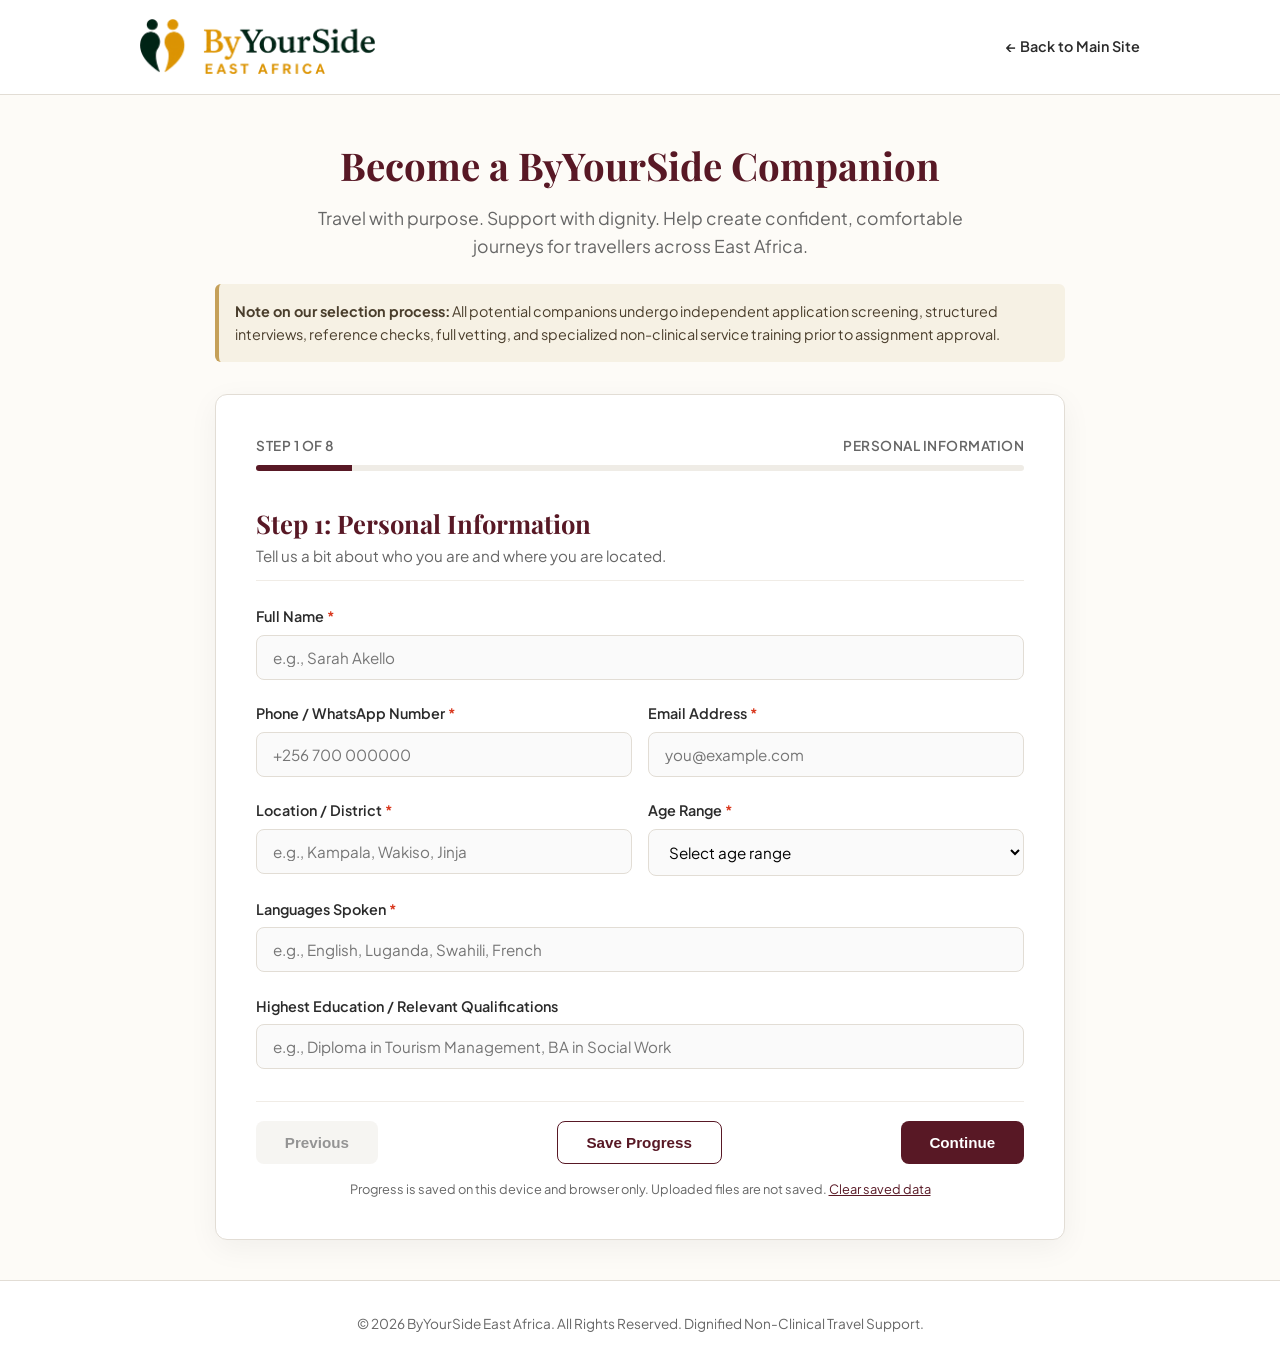
<file: companion-application.html>
<!DOCTYPE html>
<html lang="en">
<head>
    <meta charset="UTF-8">
    <meta name="viewport" content="width=device-width, initial-scale=1.0">
    <title>Become a ByYourSide Companion | ByYourSide East Africa</title>
    <!-- Brand Fonts -->
    <link rel="preconnect" href="https://fonts.googleapis.com">
    <link rel="preconnect" href="https://fonts.gstatic.com" crossorigin>
    <link href="https://fonts.googleapis.com/css2?family=Playfair+Display:ital,wght@0,600;0,700;1,400&family=Plus+Jakarta+Sans:wght@400;500;600;700&display=swap" rel="stylesheet">

    <style>
        /* ==========================================================================
           1. BRAND PALETTE & CSS VARIABLES
           ========================================================================== */
        :root {
            --primary-burgundy: #581825;
            --primary-hover: #40101a;
            --accent-gold: #C5A059;
            --sand-bg: #FDFBF7;
            --card-white: #FFFFFF;
            --text-dark: #2B2B2B;
            --text-muted: #666666;
            --border-color: #E2DDD5;
            --error-red: #D9381E;
            --success-green: #2E7D32;
            --radius: 12px;
            --shadow: 0 8px 30px rgba(0, 0, 0, 0.05);
        }

        /* Reset & Base Styles */
        * {
            box-sizing: border-box;
            margin: 0;
            padding: 0;
        }

        body {
            font-family: 'Plus Jakarta Sans', sans-serif;
            background-color: var(--sand-bg);
            color: var(--text-dark);
            line-height: 1.6;
            display: flex;
            flex-direction: column;
            min-height: 100vh;
        }

        h1, h2, h3, .logo-text {
            font-family: 'Playfair Display', serif;
        }

        /* Header / Brand Navigation */
        .app-header {
            background-color: var(--card-white);
            border-bottom: 1px solid var(--border-color);
            padding: 1.2rem 2rem;
        }

        .header-container {
            max-width: 1000px;
            margin: 0 auto;
            display: flex;
            justify-content: space-between;
            align-items: center;
        }

        .app-logo {
            display: block;
            width: 235px;
            height: auto;
        }

        .btn-back {
            text-decoration: none;
            color: var(--text-dark);
            font-size: 0.9rem;
            font-weight: 600;
            transition: color 0.2s ease;
        }

        .btn-back:hover {
            color: var(--primary-burgundy);
        }

        /* Main Container Layout */
        .main-wrapper {
            flex: 1;
            max-width: 850px;
            width: 90%;
            margin: 2.5rem auto;
        }

        /* Hero Text Card */
        .hero-card {
            text-align: center;
            margin-bottom: 2rem;
        }

        .hero-card h1 {
            font-size: 2.4rem;
            color: var(--primary-burgundy);
            margin-bottom: 0.5rem;
        }

        .tagline {
            font-size: 1.1rem;
            color: var(--text-muted);
            max-width: 650px;
            margin: 0 auto 1.5rem auto;
        }

        .process-notice {
            background-color: rgba(197, 160, 89, 0.12);
            border-left: 4px solid var(--accent-gold);
            padding: 1rem;
            border-radius: 6px;
            font-size: 0.9rem;
            text-align: left;
            color: #4A3E2C;
        }

        /* Multi-Step Card Structure */
        .form-container {
            background: var(--card-white);
            border: 1px solid var(--border-color);
            border-radius: var(--radius);
            padding: 2.5rem;
            box-shadow: var(--shadow);
        }

        /* Progress Bar */
        .progress-bar-wrapper {
            margin-bottom: 2rem;
        }

        .progress-status {
            display: flex;
            justify-content: space-between;
            font-size: 0.85rem;
            font-weight: 600;
            color: var(--text-muted);
            margin-bottom: 0.5rem;
            text-transform: uppercase;
            letter-spacing: 0.5px;
        }

        .progress-track {
            height: 6px;
            background: #EFECE6;
            border-radius: 3px;
            overflow: hidden;
        }

        .progress-fill {
            height: 100%;
            width: 12.5%;
            background-color: var(--primary-burgundy);
            transition: width 0.3s ease;
        }

        /* Step Logic Display */
        .form-step {
            display: none;
        }

        .form-step.active {
            display: block;
        }

        .step-header {
            margin-bottom: 1.5rem;
            border-bottom: 1px solid #F0ECE6;
            padding-bottom: 0.75rem;
        }

        .step-header h2 {
            color: var(--primary-burgundy);
            font-size: 1.6rem;
        }

        .step-header p {
            font-size: 0.95rem;
            color: var(--text-muted);
        }

        /* Form Inputs & Grids */
        .form-group {
            margin-bottom: 1.4rem;
            display: flex;
            flex-direction: column;
        }

        .form-grid-2 {
            display: grid;
            grid-template-columns: 1fr 1fr;
            gap: 1rem;
        }

        .form-grid-3 {
            display: grid;
            grid-template-columns: 1fr 1fr 1fr;
            gap: 1rem;
        }

        label {
            font-weight: 600;
            font-size: 0.9rem;
            margin-bottom: 0.4rem;
        }

        .req {
            color: var(--error-red);
        }

        input[type="text"],
        input[type="tel"],
        input[type="email"],
        input[type="file"],
        select,
        textarea {
            width: 100%;
            padding: 0.75rem 1rem;
            border: 1px solid var(--border-color);
            border-radius: 8px;
            font-family: inherit;
            font-size: 0.95rem;
            background-color: #FAFAFA;
            transition: border-color 0.2s;
        }

        input:focus, select:focus, textarea:focus {
            outline: none;
            border-color: var(--primary-burgundy);
            background-color: #FFF;
        }

        textarea {
            resize: vertical;
        }

        /* Checkbox Cards & Stacks */
        .checkbox-grid {
            display: grid;
            grid-template-columns: repeat(auto-fit, minmax(240px, 1fr));
            gap: 0.75rem;
        }

        .checkbox-stack {
            display: flex;
            flex-direction: column;
            gap: 0.75rem;
        }

        .checkbox-card {
            display: flex;
            align-items: center;
            gap: 0.6rem;
            border: 1px solid var(--border-color);
            padding: 0.75rem 1rem;
            border-radius: 8px;
            cursor: pointer;
            font-weight: 500;
            font-size: 0.9rem;
            background-color: #FAFAFA;
        }

        .checkbox-card:hover {
            border-color: var(--accent-gold);
            background-color: #FFF;
        }

        .checkbox-card input[type="checkbox"] {
            width: 16px;
            height: 16px;
            accent-color: var(--primary-burgundy);
        }

        .reference-block {
            background-color: #FAFAFA;
            border: 1px solid var(--border-color);
            padding: 1.2rem;
            border-radius: 8px;
            margin-bottom: 1.2rem;
        }

        .reference-block h3 {
            font-size: 1.1rem;
            color: var(--primary-burgundy);
            margin-bottom: 0.8rem;
        }

        /* Validation UI */
        .error-msg, .error-msg-checkbox {
            color: var(--error-red);
            font-size: 0.8rem;
            margin-top: 0.3rem;
            display: none;
        }

        .invalid input, .invalid select, .invalid textarea {
            border-color: var(--error-red);
        }

        .invalid .error-msg, .invalid .error-msg-checkbox {
            display: block;
        }

        .help-text {
            font-size: 0.8rem;
            color: var(--text-muted);
            margin-top: 0.2rem;
        }

        .security-note {
            font-size: 0.85rem;
            background-color: #F4F6F8;
            padding: 0.8rem 1rem;
            border-radius: 6px;
            color: var(--text-muted);
        }

        .declaration-card {
            background-color: #FAF8F5;
            border: 1px dashed var(--accent-gold);
            padding: 1.2rem;
            border-radius: 8px;
            font-style: italic;
            font-size: 0.95rem;
            margin-bottom: 1.2rem;
        }

        .checkbox-single {
            flex-direction: row;
            align-items: flex-start;
        }

        .checkbox-label {
            display: flex;
            gap: 0.6rem;
            font-weight: 500;
            font-size: 0.9rem;
            cursor: pointer;
        }

        .checkbox-label input {
            margin-top: 0.2rem;
            accent-color: var(--primary-burgundy);
        }

        /* Action Buttons */
        .form-actions {
            display: flex;
            justify-content: space-between;
            margin-top: 2rem;
            padding-top: 1.2rem;
            border-top: 1px solid #F0ECE6;
        }

        .btn {
            padding: 0.75rem 1.8rem;
            border-radius: 8px;
            font-weight: 600;
            font-size: 0.95rem;
            cursor: pointer;
            border: none;
            transition: all 0.2s ease;
        }

        .btn-primary {
            background-color: var(--primary-burgundy);
            color: #FFF;
        }

        .btn-primary:hover {
            background-color: var(--primary-hover);
        }

        .btn-secondary {
            background-color: #EFECE6;
            color: var(--text-dark);
        }

        .btn-secondary:hover {
            background-color: #E2DDD5;
        }

        .btn-secondary:disabled {
            opacity: 0.5;
            cursor: not-allowed;
        }

        .btn-save {
            background-color: transparent;
            color: var(--primary-burgundy);
            border: 1.5px solid var(--primary-burgundy);
        }

        .btn-save:hover {
            background-color: rgba(88, 24, 37, 0.06);
        }

        .form-actions {
            flex-wrap: wrap;
            gap: 0.75rem;
        }

        .save-note {
            font-size: 0.8rem;
            color: var(--text-muted);
            margin-top: 0.9rem;
            text-align: center;
        }

        .save-note a {
            color: var(--primary-burgundy);
            cursor: pointer;
            text-decoration: underline;
        }

        .draft-banner {
            display: none;
            background: rgba(46, 125, 50, 0.08);
            border-left: 4px solid var(--success-green);
            padding: 0.8rem 1rem;
            border-radius: 6px;
            font-size: 0.9rem;
            margin-bottom: 1.5rem;
        }

        .toast {
            position: fixed;
            left: 50%;
            bottom: 24px;
            transform: translateX(-50%) translateY(20px);
            background: var(--success-green);
            color: #FFF;
            padding: 0.7rem 1.2rem;
            border-radius: 8px;
            font-size: 0.9rem;
            font-weight: 600;
            opacity: 0;
            pointer-events: none;
            transition: all 0.3s ease;
            z-index: 1000;
            max-width: 90%;
            text-align: center;
        }

        .toast.show {
            opacity: 1;
            transform: translateX(-50%) translateY(0);
        }

        .btn-submit {
            background-color: var(--accent-gold);
            color: #FFF;
        }

        .btn-submit:hover {
            background-color: #b08d4b;
        }

        /* Success Screen */
        .success-screen {
            text-align: center;
            padding: 2rem 1rem;
        }

        .success-icon {
            width: 60px;
            height: 60px;
            background-color: rgba(46, 125, 50, 0.1);
            color: var(--success-green);
            font-size: 2rem;
            border-radius: 50%;
            display: flex;
            align-items: center;
            justify-content: center;
            margin: 0 auto 1rem auto;
        }

        .success-screen h2 {
            color: var(--primary-burgundy);
            font-size: 2rem;
            margin-bottom: 0.5rem;
        }

        .app-id-box {
            background-color: #FAF8F5;
            border: 1px solid var(--accent-gold);
            padding: 1rem;
            border-radius: 8px;
            display: inline-block;
            margin: 1.5rem 0;
        }

        .app-id-box span {
            display: block;
            font-size: 0.85rem;
            color: var(--text-muted);
        }

        .app-id-box strong {
            font-size: 1.4rem;
            color: var(--primary-burgundy);
            letter-spacing: 1px;
        }

        .sub-text {
            font-size: 0.85rem;
            color: var(--text-muted);
            margin-bottom: 1.5rem;
        }

        /* Footer */
        .app-footer {
            text-align: center;
            padding: 2rem;
            font-size: 0.85rem;
            color: var(--text-muted);
            border-top: 1px solid var(--border-color);
            background-color: var(--card-white);
        }

        /* Responsive Query */
        @media (max-width: 768px) {
            .form-grid-2, .form-grid-3 {
                grid-template-columns: 1fr;
            }
            .form-container {
                padding: 1.5rem;
            }
            .hero-card h1 {
                font-size: 1.8rem;
            }
            .header-container {
                flex-direction: column;
                gap: 0.5rem;
                align-items: flex-start;
            }
            .app-logo {
                width: 210px;
            }
        }
    </style>
</head>
<body>

    <!-- Header / Brand Bar -->
    <header class="app-header">
        <div class="header-container">
            <a href="index.html" class="brand-logo">
                <img class="app-logo" src="assets/byyourside-logo-color.png" alt="ByYourSide East Africa">
            </a>
            <a href="index.html" class="btn-back">&larr; Back to Main Site</a>
        </div>
    </header>

    <main class="main-wrapper">
        <!-- Hero Section -->
        <section class="hero-card">
            <h1>Become a ByYourSide Companion</h1>
            <p class="tagline">Travel with purpose. Support with dignity. Help create confident, comfortable journeys for travellers across East Africa.</p>
            <div class="process-notice">
                <p><strong>Note on our selection process:</strong> All potential companions undergo independent application screening, structured interviews, reference checks, full vetting, and specialized non-clinical service training prior to assignment approval.</p>
            </div>
        </section>

        <!-- Application Container -->
        <div class="form-container">
            <!-- Progress Bar -->
            <div class="progress-bar-wrapper">
                <div class="progress-status">
                    <span>Step <span id="current-step-num">1</span> of 8</span>
                    <span id="step-title-display">Personal Information</span>
                </div>
                <div class="progress-track">
                    <div class="progress-fill" id="progress-fill"></div>
                </div>
            </div>

            <div id="draft-banner" class="draft-banner">
                Welcome back! We restored your saved progress. Please re-attach your documents on Step 7, as files cannot be saved.
            </div>

            <!-- Form Start -->
                <form id="companionForm" novalidate>
                    <input type="text" name="_honey" style="display:none" tabindex="-1" autocomplete="off">
                
                <!-- STEP 1: Personal Information -->
                <div class="form-step active" data-step="1">
                    <div class="step-header">
                        <h2>Step 1: Personal Information</h2>
                        <p>Tell us a bit about who you are and where you are located.</p>
                    </div>

                    <div class="form-group">
                        <label for="fullName">Full Name <span class="req">*</span></label>
                        <input type="text" id="fullName" name="fullName" required placeholder="e.g., Sarah Akello">
                        <span class="error-msg">Please enter your full name.</span>
                    </div>

                    <div class="form-grid-2">
                        <div class="form-group">
                            <label for="phone">Phone / WhatsApp Number <span class="req">*</span></label>
                            <input type="tel" id="phone" name="phone" required placeholder="+256 700 000000">
                            <span class="error-msg">Valid contact number required.</span>
                        </div>
                        <div class="form-group">
                            <label for="email">Email Address <span class="req">*</span></label>
                            <input type="email" id="email" name="email" required placeholder="you@example.com">
                            <span class="error-msg">Valid email address required.</span>
                        </div>
                    </div>

                    <div class="form-grid-2">
                        <div class="form-group">
                            <label for="location">Location / District <span class="req">*</span></label>
                            <input type="text" id="location" name="location" required placeholder="e.g., Kampala, Wakiso, Jinja">
                            <span class="error-msg">Please specify your primary location.</span>
                        </div>
                        <div class="form-group">
                            <label for="ageRange">Age Range <span class="req">*</span></label>
                            <select id="ageRange" name="ageRange" required>
                                <option value="" disabled selected>Select age range</option>
                                <option value="21-29">21 – 29</option>
                                <option value="30-39">30 – 39</option>
                                <option value="40-49">40 – 49</option>
                                <option value="50+">50+</option>
                            </select>
                            <span class="error-msg">Please select an age range.</span>
                        </div>
                    </div>

                    <div class="form-group">
                        <label for="languages">Languages Spoken <span class="req">*</span></label>
                        <input type="text" id="languages" name="languages" required placeholder="e.g., English, Luganda, Swahili, French">
                        <span class="error-msg">Please specify languages spoken.</span>
                    </div>

                    <div class="form-group">
                        <label for="education">Highest Education / Relevant Qualifications</label>
                        <input type="text" id="education" name="education" placeholder="e.g., Diploma in Tourism Management, BA in Social Work">
                    </div>
                </div>

                <!-- STEP 2: Experience & Background -->
                <div class="form-step" data-step="2">
                    <div class="step-header">
                        <h2>Step 2: Experience & Background</h2>
                        <p>Provide details on your professional background and relevant skillsets.</p>
                    </div>

                    <div class="form-group">
                        <label for="professionalBackground">Professional / Work Background <span class="req">*</span></label>
                        <textarea id="professionalBackground" name="professionalBackground" rows="3" required placeholder="Briefly describe your career history to date..."></textarea>
                        <span class="error-msg">Please summarize your professional background.</span>
                    </div>

                    <div class="form-group">
                        <label for="tourismExperience">Tourism, Hospitality, or Guiding Experience</label>
                        <textarea id="tourismExperience" name="tourismExperience" rows="2" placeholder="Describe any relevant experience in hospitality, travel, or tours..."></textarea>
                    </div>

                    <div class="form-group">
                        <label for="caregivingExperience">Caregiving, Personal Assistance, or Volunteer Support Experience</label>
                        <textarea id="caregivingExperience" name="caregivingExperience" rows="2" placeholder="Detail any non-clinical care or support roles you have held..."></textarea>
                    </div>

                    <div class="form-group">
                        <label for="relevantSkills">Relevant Core Skills <span class="req">*</span></label>
                        <input type="text" id="relevantSkills" name="relevantSkills" required placeholder="e.g., Problem-solving, active listening, mobility assistance, schedule management">
                        <span class="error-msg">Please list your relevant skills.</span>
                    </div>

                    <div class="form-grid-3">
                        <div class="form-group">
                            <label for="drivingExperience">Valid Driving License?</label>
                            <select id="drivingExperience" name="drivingExperience">
                                <option value="No">No</option>
                                <option value="Yes (Manual & Automatic)">Yes (Manual & Automatic)</option>
                                <option value="Yes (Automatic Only)">Yes (Automatic Only)</option>
                            </select>
                        </div>
                        <div class="form-group">
                            <label for="firstAid">Valid First Aid Training?</label>
                            <select id="firstAid" name="firstAid">
                                <option value="No">No</option>
                                <option value="Yes (Current)">Yes (Current)</option>
                                <option value="Yes (Expired)">Yes (Expired)</option>
                            </select>
                        </div>
                        <div class="form-group">
                            <label for="otherCertifications">Other Certifications</label>
                            <input type="text" id="otherCertifications" name="otherCertifications" placeholder="e.g., Customer Care, Safeguarding">
                        </div>
                    </div>
                </div>

                <!-- STEP 3: Companion Experience -->
                <div class="form-step" data-step="3">
                    <div class="step-header">
                        <h2>Step 3: Companion Experience & Services</h2>
                        <p>Help us understand who you have experience supporting and what non-clinical services you are comfortable providing.</p>
                    </div>

                    <div class="form-group">
                        <label>Have you had experience supporting the following? (Select all that apply) <span class="req">*</span></label>
                        <div class="checkbox-grid">
                            <label class="checkbox-card"><input type="checkbox" name="companionExp" value="Elderly travellers"> Elderly travellers</label>
                            <label class="checkbox-card"><input type="checkbox" name="companionExp" value="Wheelchair users / Mobility support"> Wheelchair users / Mobility support</label>
                            <label class="checkbox-card"><input type="checkbox" name="companionExp" value="Children & Youth"> Children & Youth</label>
                            <label class="checkbox-card"><input type="checkbox" name="companionExp" value="Families"> Families</label>
                            <label class="checkbox-card"><input type="checkbox" name="companionExp" value="Solo travellers"> Solo travellers</label>
                            <label class="checkbox-card"><input type="checkbox" name="companionExp" value="General personal assistance"> General personal assistance</label>
                        </div>
                        <span class="error-msg-checkbox">Select at least one experience type.</span>
                    </div>

                    <div class="form-group">
                        <label>What types of assistance are you comfortable providing? (Select all that apply) <span class="req">*</span></label>
                        <div class="checkbox-grid">
                            <label class="checkbox-card"><input type="checkbox" name="assistanceTypes" value="Airport assistance"> Airport navigation & check-in</label>
                            <label class="checkbox-card"><input type="checkbox" name="assistanceTypes" value="Hotel check-in support"> Hotel check-in & orientation</label>
                            <label class="checkbox-card"><input type="checkbox" name="assistanceTypes" value="Walking & mobility assistance"> Walking & mobility support</label>
                            <label class="checkbox-card"><input type="checkbox" name="assistanceTypes" value="Luggages & belongings"> Luggage & belongings management</label>
                            <label class="checkbox-card"><input type="checkbox" name="assistanceTypes" value="Meal assistance"> Mealtime companionship/assistance</label>
                            <label class="checkbox-card"><input type="checkbox" name="assistanceTypes" value="Shopping & errands"> Shopping & local errands</label>
                            <label class="checkbox-card"><input type="checkbox" name="assistanceTypes" value="Activity accompaniment"> Excursion & activity accompaniment</label>
                            <label class="checkbox-card"><input type="checkbox" name="assistanceTypes" value="General companionship"> Conversational & general companionship</label>
                            <label class="checkbox-card"><input type="checkbox" name="assistanceTypes" value="Agreed non-clinical personal hygiene"> Agreed non-clinical personal hygiene</label>
                        </div>
                        <span class="error-msg-checkbox">Select at least one assistance type.</span>
                    </div>

                    <div class="security-note">
                        <small><em>Note: ByYourSide East Africa is a non-clinical service agency. Companions do not perform clinical nursing or medical tasks.</em></small>
                    </div>
                </div>

                <!-- STEP 4: Availability -->
                <div class="form-step" data-step="4">
                    <div class="step-header">
                        <h2>Step 4: Travel & Availability</h2>
                        <p>Let us know your current schedule and willingness to travel.</p>
                    </div>

                    <div class="form-grid-2">
                        <div class="form-group">
                            <label for="assignmentType">Preferred Assignment Duration <span class="req">*</span></label>
                            <select id="assignmentType" name="assignmentType" required>
                                <option value="" disabled selected>Select option</option>
                                <option value="Day Assignments Only">Day Assignments Only</option>
                                <option value="Multi-Day Assignments Only">Multi-Day Assignments Only</option>
                                <option value="Both Day and Multi-Day">Both Day and Multi-Day Assignments</option>
                            </select>
                            <span class="error-msg">Please select an assignment preference.</span>
                        </div>
                        <div class="form-group">
                            <label for="noticePeriod">Minimum Notice Period Needed <span class="req">*</span></label>
                            <select id="noticePeriod" name="noticePeriod" required>
                                <option value="" disabled selected>Select notice time</option>
                                <option value="Immediate (24 hours)">Immediate (Within 24 hours)</option>
                                <option value="2-3 Days">2–3 Days</option>
                                <option value="1 Week">1 Week</option>
                                <option value="2+ Weeks">2+ Weeks</option>
                            </select>
                            <span class="error-msg">Please specify your required notice period.</span>
                        </div>
                    </div>

                    <div class="form-group">
                        <label>Geographic Travel Availability <span class="req">*</span></label>
                        <div class="checkbox-stack">
                            <label class="checkbox-card"><input type="checkbox" name="travelScope" value="Home District Only"> Travel within my home district only</label>
                            <label class="checkbox-card"><input type="checkbox" name="travelScope" value="Across Uganda"> Willing to travel across Uganda</label>
                            <label class="checkbox-card"><input type="checkbox" name="travelScope" value="Across East Africa"> Willing to travel across East Africa (Regionally)</label>
                        </div>
                        <span class="error-msg-checkbox">Please select at least one travel option.</span>
                    </div>
                </div>

                <!-- STEP 5: Personality & Motivation -->
                <div class="form-step" data-step="5">
                    <div class="step-header">
                        <h2>Step 5: Motivation & Scenario Responses</h2>
                        <p>Help us understand your values, empathy, and approach to client care.</p>
                    </div>

                    <div class="form-group">
                        <label for="motivation">Why do you want to become a ByYourSide Companion? <span class="req">*</span></label>
                        <textarea id="motivation" name="motivation" rows="3" required placeholder="Share what draws you to this role..."></textarea>
                        <span class="error-msg">Please complete this response.</span>
                    </div>

                    <div class="form-group">
                        <label for="carePhilosophy">What does excellent care and companionship mean to you? <span class="req">*</span></label>
                        <textarea id="carePhilosophy" name="carePhilosophy" rows="3" required placeholder="Describe your philosophy on hospitality and personal support..."></textarea>
                        <span class="error-msg">Please complete this response.</span>
                    </div>

                    <div class="form-group">
                        <label for="scenarioResponse">How would you handle a traveller who is anxious, frustrated, or uncomfortable? <span class="req">*</span></label>
                        <textarea id="scenarioResponse" name="scenarioResponse" rows="3" required placeholder="Walk us through your approach..."></textarea>
                        <span class="error-msg">Please complete this response.</span>
                    </div>

                    <div class="form-group">
                        <label for="pastStory">Tell us about a time you helped someone who needed extra support. <span class="req">*</span></label>
                        <textarea id="pastStory" name="pastStory" rows="3" required placeholder="Describe a real experience highlighting your empathy and problem-solving..."></textarea>
                        <span class="error-msg">Please complete this response.</span>
                    </div>
                </div>

                <!-- STEP 6: References -->
                <div class="form-step" data-step="6">
                    <div class="step-header">
                        <h2>Step 6: References</h2>
                        <p>Provide contact details for two professional or character references.</p>
                    </div>

                    <div class="reference-block">
                        <h3>Reference 1</h3>
                        <div class="form-grid-2">
                            <div class="form-group">
                                <label for="ref1Name">Full Name <span class="req">*</span></label>
                                <input type="text" id="ref1Name" name="ref1Name" required>
                                <span class="error-msg">Required field.</span>
                            </div>
                            <div class="form-group">
                                <label for="ref1Rel">Relationship / Role <span class="req">*</span></label>
                                <input type="text" id="ref1Rel" name="ref1Rel" placeholder="e.g., Former Manager" required>
                                <span class="error-msg">Required field.</span>
                            </div>
                        </div>
                        <div class="form-grid-2">
                            <div class="form-group">
                                <label for="ref1Phone">Phone Number <span class="req">*</span></label>
                                <input type="tel" id="ref1Phone" name="ref1Phone" required>
                                <span class="error-msg">Required field.</span>
                            </div>
                            <div class="form-group">
                                <label for="ref1Email">Email Address</label>
                                <input type="email" id="ref1Email" name="ref1Email">
                            </div>
                        </div>
                    </div>

                    <div class="reference-block">
                        <h3>Reference 2</h3>
                        <div class="form-grid-2">
                            <div class="form-group">
                                <label for="ref2Name">Full Name <span class="req">*</span></label>
                                <input type="text" id="ref2Name" name="ref2Name" required>
                                <span class="error-msg">Required field.</span>
                            </div>
                            <div class="form-group">
                                <label for="ref2Rel">Relationship / Role <span class="req">*</span></label>
                                <input type="text" id="ref2Rel" name="ref2Rel" placeholder="e.g., Senior Colleague" required>
                                <span class="error-msg">Required field.</span>
                            </div>
                        </div>
                        <div class="form-grid-2">
                            <div class="form-group">
                                <label for="ref2Phone">Phone Number <span class="req">*</span></label>
                                <input type="tel" id="ref2Phone" name="ref2Phone" required>
                                <span class="error-msg">Required field.</span>
                            </div>
                            <div class="form-group">
                                <label for="ref2Email">Email Address</label>
                                <input type="email" id="ref2Email" name="ref2Email">
                            </div>
                        </div>
                    </div>
                </div>

                <!-- STEP 7: Documents -->
                <div class="form-step" data-step="7">
                    <div class="step-header">
                        <h2>Step 7: Supporting Documents</h2>
                        <p>Attach your CV and relevant training certificates (PDF, DOCX, JPG, PNG, combined size under 10MB).</p>
                    </div>

                    <div class="form-group">
                        <label for="cvFile">Curriculum Vitae (CV) / Resume <span class="req">*</span></label>
                        <input type="file" id="cvFile" name="cvFile" accept=".pdf,.doc,.docx" required>
                        <span class="error-msg">Please upload your CV (PDF or DOCX).</span>
                    </div>

                    <div class="form-group">
                        <label for="certFiles">Certificates or Supporting Documents (Optional)</label>
                        <input type="file" id="certFiles" name="certFiles" accept=".pdf,.doc,.docx,.jpg,.png" multiple>
                        <small class="help-text">You may select multiple files for First Aid, training, or character letters.</small>
                    </div>

                    <div class="security-note">
                        <p><strong>Privacy Guarantee:</strong> We do not ask for identity cards, passports, or financial credentials at this preliminary stage. Documents provided are strictly used for recruitment vetting.</p>
                    </div>
                </div>

                <!-- STEP 8: Declaration -->
                <div class="form-step" data-step="8">
                    <div class="step-header">
                        <h2>Step 8: Final Declaration</h2>
                        <p>Please review and confirm your submission details.</p>
                    </div>

                    <div class="declaration-card">
                        <p>“I confirm that the information provided in this application is accurate to the best of my knowledge. I understand that submitting this application does not guarantee selection and that shortlisted applicants may be required to complete interviews, reference checks, full background vetting, and training before approval.”</p>
                    </div>

                    <div class="form-group checkbox-single">
                        <label class="checkbox-label">
                            <input type="checkbox" id="consent" name="consent" required>
                            <span>I agree to the declaration above and give consent for ByYourSide East Africa to review my provided information for recruitment purposes. <span class="req">*</span></span>
                        </label>
                        <span class="error-msg">You must accept the declaration to submit.</span>
                    </div>
                </div>

                <!-- Form Controls -->
                <div class="form-actions">
                    <button type="button" id="btn-prev" class="btn btn-secondary" disabled>Previous</button>
                    <button type="button" id="btn-save" class="btn btn-save">Save Progress</button>
                    <button type="button" id="btn-next" class="btn btn-primary">Continue</button>
                    <button type="submit" id="btn-submit" class="btn btn-submit" style="display: none;">Submit Application</button>
                </div>
                <p class="save-note">Progress is saved on this device and browser only. Uploaded files are not saved. <a id="clear-draft">Clear saved data</a></p>
            </form>

            <!-- SUCCESS CONFIRMATION SCREEN (Hidden initially) -->
            <div id="success-screen" class="success-screen" style="display: none;">
                <div class="success-icon">&#10003;</div>
                <h2>Application Received</h2>
                <p>Thank you for applying to become a ByYourSide Companion. Our recruitment team will review your application details and reach out directly if you are shortlisted for the interview and vetting stage.</p>
                <div class="app-id-box">
                    <span>Your Application ID:</span>
                    <strong id="display-app-id">BYS-APP-00000</strong>
                </div>
                <p class="sub-text">Please keep this ID for reference when contacting our recruitment office.</p>
                <a href="https://kanyesigyeanthony79-byte.github.io/byyourSide-east-africa/" class="btn btn-primary">Return to Homepage</a>
            </div>
        </div>
    </main>

    <footer class="app-footer">
        <p>&copy; 2026 ByYourSide East Africa. All Rights Reserved. Dignified Non-Clinical Travel Support.</p>
    </footer>

    <div id="toast" class="toast" role="status" aria-live="polite"></div>

    <!-- Inline Application Script -->
    <script>
        document.addEventListener("DOMContentLoaded", () => {
            let currentStep = 1;
            const totalSteps = 8;

            const form = document.getElementById("companionForm");
            const steps = document.querySelectorAll(".form-step");
            const prevBtn = document.getElementById("btn-prev");
            const nextBtn = document.getElementById("btn-next");
            const submitBtn = document.getElementById("btn-submit");
            const progressFill = document.getElementById("progress-fill");
            const currentStepNum = document.getElementById("current-step-num");
            const stepTitleDisplay = document.getElementById("step-title-display");
            const successScreen = document.getElementById("success-screen");
            const displayAppId = document.getElementById("display-app-id");

            const DRAFT_KEY = "bys_companion_draft_v1";
            const saveBtn = document.getElementById("btn-save");
            const toast = document.getElementById("toast");
            const draftBanner = document.getElementById("draft-banner");
            const SKIP = ["_honey", "consent"];

            function showToast(msg) {
                toast.textContent = msg;
                toast.classList.add("show");
                clearTimeout(showToast.t);
                showToast.t = setTimeout(() => toast.classList.remove("show"), 2800);
            }

            function saveDraft(manual) {
                try {
                    const data = { step: currentStep, fields: {} };
                    form.querySelectorAll("input, select, textarea").forEach((el) => {
                        if (!el.name || el.type === "file" || el.type === "hidden" || SKIP.includes(el.name)) return;
                        if (el.type === "checkbox") {
                            (data.fields[el.name] = data.fields[el.name] || []);
                            if (el.checked) data.fields[el.name].push(el.value);
                        } else {
                            data.fields[el.name] = el.value;
                        }
                    });
                    localStorage.setItem(DRAFT_KEY, JSON.stringify(data));
                    if (manual) showToast("Progress saved on this device. You can safely close this page.");
                } catch (err) {
                    if (manual) showToast("Could not save. Your browser may be blocking storage.");
                }
            }

            function restoreDraft() {
                try {
                    const raw = localStorage.getItem(DRAFT_KEY);
                    if (!raw) return;
                    const data = JSON.parse(raw);
                    Object.keys(data.fields || {}).forEach((name) => {
                        const value = data.fields[name];
                        form.querySelectorAll(`[name="${name}"]`).forEach((el) => {
                            if (el.type === "checkbox") el.checked = value.includes(el.value);
                            else el.value = value;
                        });
                    });
                    if (data.step && data.step >= 1 && data.step <= totalSteps) currentStep = data.step;
                    draftBanner.style.display = "block";
                } catch (err) { /* ignore corrupt draft */ }
            }

            let autoTimer;
            const queueAutoSave = () => { clearTimeout(autoTimer); autoTimer = setTimeout(() => saveDraft(false), 600); };
            form.addEventListener("input", queueAutoSave);
            form.addEventListener("change", queueAutoSave);
            saveBtn.addEventListener("click", () => saveDraft(true));

            document.getElementById("clear-draft").addEventListener("click", () => {
                if (confirm("Clear all saved data and start over?")) {
                    try { localStorage.removeItem(DRAFT_KEY); } catch (err) {}
                    window.location.href = window.location.pathname;
                }
            });

            const submittedId = new URLSearchParams(window.location.search).get("application_id");
            if (submittedId) {
                try { localStorage.removeItem(DRAFT_KEY); } catch (err) {}
                form.style.display = "none";
                document.querySelector(".progress-bar-wrapper").style.display = "none";
                displayAppId.textContent = submittedId;
                successScreen.style.display = "block";
            }

            const stepTitles = [
                "Personal Information",
                "Experience & Background",
                "Companion Experience",
                "Travel & Availability",
                "Motivation & Scenarios",
                "References",
                "Supporting Documents",
                "Final Declaration"
            ];

            function generateAppID() {
                const randomNum = Math.floor(10000 + Math.random() * 90000);
                return `BYS-APP-${randomNum}`;
            }

            function updateStepDisplay() {
                steps.forEach((step) => {
                    step.classList.remove("active");
                    if (parseInt(step.dataset.step) === currentStep) {
                        step.classList.add("active");
                    }
                });

                currentStepNum.textContent = currentStep;
                stepTitleDisplay.textContent = stepTitles[currentStep - 1];
                progressFill.style.width = `${(currentStep / totalSteps) * 100}%`;

                prevBtn.disabled = currentStep === 1;

                if (currentStep === totalSteps) {
                    nextBtn.style.display = "none";
                    submitBtn.style.display = "inline-block";
                } else {
                    nextBtn.style.display = "inline-block";
                    submitBtn.style.display = "none";
                }

                window.scrollTo({ top: 100, behavior: "smooth" });
            }

            function validateCurrentStep() {
                const activeStepElement = document.querySelector(`.form-step[data-step="${currentStep}"]`);
                let isValid = true;

                activeStepElement.querySelectorAll(".invalid").forEach(el => el.classList.remove("invalid"));

                const requiredInputs = activeStepElement.querySelectorAll("[required]");
                requiredInputs.forEach((input) => {
                    if (input.type === "checkbox" && !input.checked) {
                        input.closest(".form-group").classList.add("invalid");
                        isValid = false;
                    } else if (input.type !== "checkbox" && !input.value.trim()) {
                        input.closest(".form-group").classList.add("invalid");
                        isValid = false;
                    } else if (input.type === "email" && input.value) {
                        const emailPattern = /^[^\s@]+@[^\s@]+\.[^\s@]+$/;
                        if (!emailPattern.test(input.value)) {
                            input.closest(".form-group").classList.add("invalid");
                            isValid = false;
                        }
                    }
                });

                if (currentStep === 3) {
                    const expChecked = activeStepElement.querySelectorAll('input[name="companionExp"]:checked');
                    const typeChecked = activeStepElement.querySelectorAll('input[name="assistanceTypes"]:checked');

                    if (expChecked.length === 0) {
                        activeStepElement.querySelectorAll('input[name="companionExp"]')[0].closest(".form-group").classList.add("invalid");
                        isValid = false;
                    }
                    if (typeChecked.length === 0) {
                        activeStepElement.querySelectorAll('input[name="assistanceTypes"]')[0].closest(".form-group").classList.add("invalid");
                        isValid = false;
                    }
                }

                if (currentStep === 4) {
                    const travelChecked = activeStepElement.querySelectorAll('input[name="travelScope"]:checked');
                    if (travelChecked.length === 0) {
                        activeStepElement.querySelectorAll('input[name="travelScope"]')[0].closest(".form-group").classList.add("invalid");
                        isValid = false;
                    }
                }

                if (currentStep === 7) {
                    const cvInput = document.getElementById("cvFile");
                    const certInput = document.getElementById("certFiles");
                    let totalFileSize = 0;
                    if (cvInput.files.length > 0) {
                        totalFileSize += cvInput.files[0].size;
                    }
                    for (const file of certInput.files) totalFileSize += file.size;
                    if (totalFileSize / 1024 / 1024 > 10) {
                        alert("The combined size of your CV and supporting documents must not exceed 10MB.");
                        isValid = false;
                    }
                }

                return isValid;
            }

            nextBtn.addEventListener("click", () => {
                if (validateCurrentStep()) {
                    if (currentStep < totalSteps) {
                        currentStep++;
                        updateStepDisplay();
                    }
                }
            });

            prevBtn.addEventListener("click", () => {
                if (currentStep > 1) {
                    currentStep--;
                    updateStepDisplay();
                }
            });

            const fileToBase64 = (file) => {
                return new Promise((resolve, reject) => {
                    const reader = new FileReader();
                    reader.onload = () => {
                        const parts = reader.result.split(',');
                        resolve({
                            name: file.name,
                            type: file.type || 'application/octet-stream',
                            base64: parts[1] || ''
                        });
                    };
                    reader.onerror = reject;
                    reader.readAsDataURL(file);
                });
            };

            form.addEventListener("submit", async (e) => {
                e.preventDefault();

                if (!validateCurrentStep()) return;

                submitBtn.disabled = true;
                submitBtn.textContent = "Processing & Uploading...";

                const generatedAppID = generateAppID();

                try {
                    const filesPayload = [];
                    const cvInput = document.getElementById("cvFile");
                    if (cvInput && cvInput.files.length > 0) {
                        submitBtn.textContent = "Uploading CV...";
                        const cvObj = await fileToBase64(cvInput.files[0]);
                        cvObj.field = "CV / Resume";
                        filesPayload.push(cvObj);
                    }

                    const certInput = document.getElementById("certFiles");
                    if (certInput && certInput.files.length > 0) {
                        for (let i = 0; i < certInput.files.length; i++) {
                            submitBtn.textContent = `Uploading Document ${i + 1} of ${certInput.files.length}...`;
                            const certObj = await fileToBase64(certInput.files[i]);
                            certObj.field = "Certificate / Supporting Document";
                            filesPayload.push(certObj);
                        }
                    }

                    submitBtn.textContent = "Submitting Application...";

                    const formData = new FormData(form);
                    const payload = {
                        formType: "companion",
                        Application_ID: generatedAppID,
                        Application_Date: new Date().toISOString().split('T')[0],
                        Application_Status: "NEW",
                        files: filesPayload
                    };

                    formData.forEach((value, key) => {
                        if (!key.startsWith('_') && key !== 'cvFile' && key !== 'certFiles') {
                            if (payload[key]) {
                                if (Array.isArray(payload[key])) {
                                    payload[key].push(value);
                                } else {
                                    payload[key] = [payload[key], value];
                                }
                            } else {
                                payload[key] = value;
                            }
                        }
                    });

                    await fetch("https://script.google.com/macros/s/AKfycbzHHsbi9xxQGpwi8kab7DTOCGLsWOhMnsRUpqDGd403ZwZ1yUOVez_y7Cy7XojvxCkW/exec", {
                        method: "POST",
                        headers: { "Content-Type": "text/plain;charset=utf-8" },
                        body: JSON.stringify(payload)
                    });

                    // Clear draft and show success screen
                    try { localStorage.removeItem(DRAFT_KEY); } catch (err) {}
                    form.style.display = "none";
                    const progressWrapper = document.querySelector(".progress-bar-wrapper");
                    if (progressWrapper) progressWrapper.style.display = "none";
                    displayAppId.textContent = generatedAppID;
                    successScreen.style.display = "block";
                    window.scrollTo(0, 0);

                } catch (err) {
                    console.error("Submission error:", err);
                    alert("Application submitted! If you do not see the confirmation screen momentarily, please contact us on WhatsApp at +256 787 612 459.");
                    try { localStorage.removeItem(DRAFT_KEY); } catch (e) {}
                    form.style.display = "none";
                    const progressWrapper = document.querySelector(".progress-bar-wrapper");
                    if (progressWrapper) progressWrapper.style.display = "none";
                    displayAppId.textContent = generatedAppID;
                    successScreen.style.display = "block";
                    window.scrollTo(0, 0);
                } finally {
                    submitBtn.disabled = false;
                    submitBtn.textContent = "Submit Application";
                }
            });

            if (!submittedId) {
                restoreDraft();
                updateStepDisplay();
                window.scrollTo(0, 0);
            }
        });
    </script>
</body>
</html>
</file>
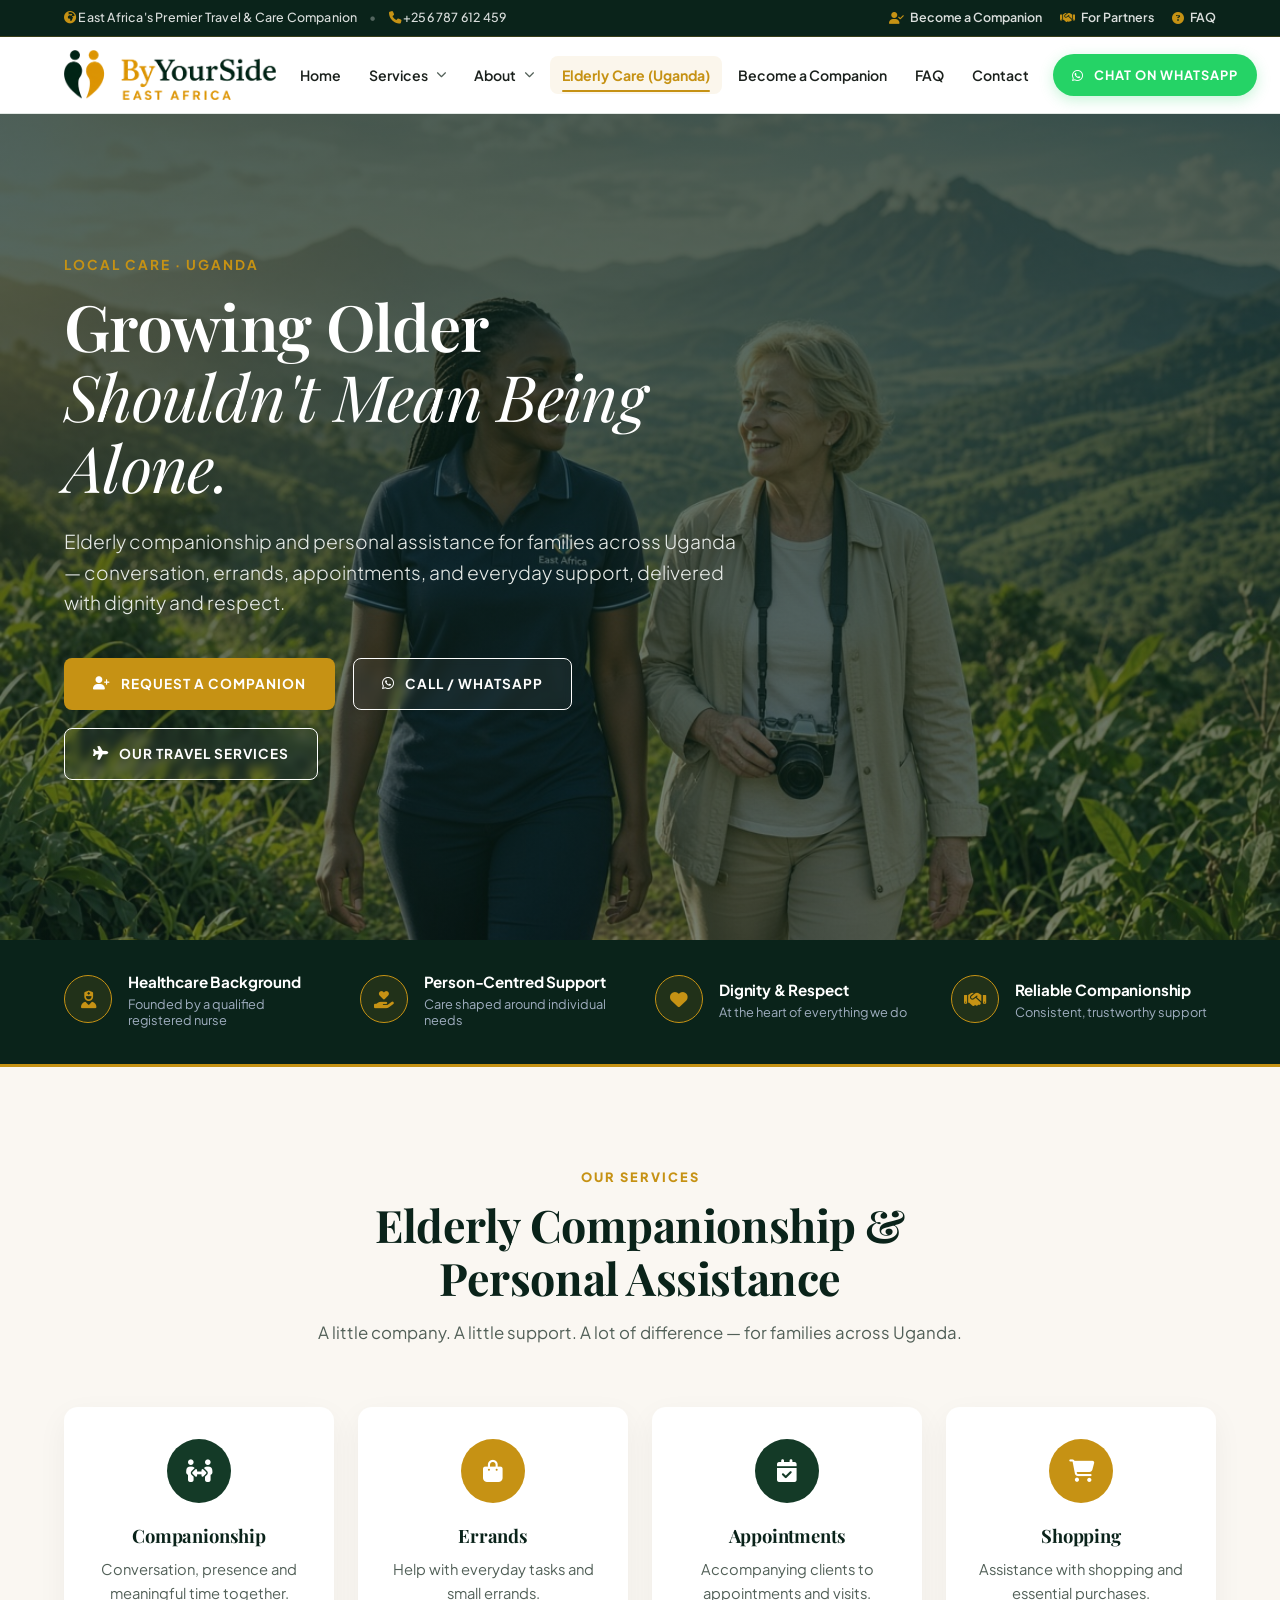
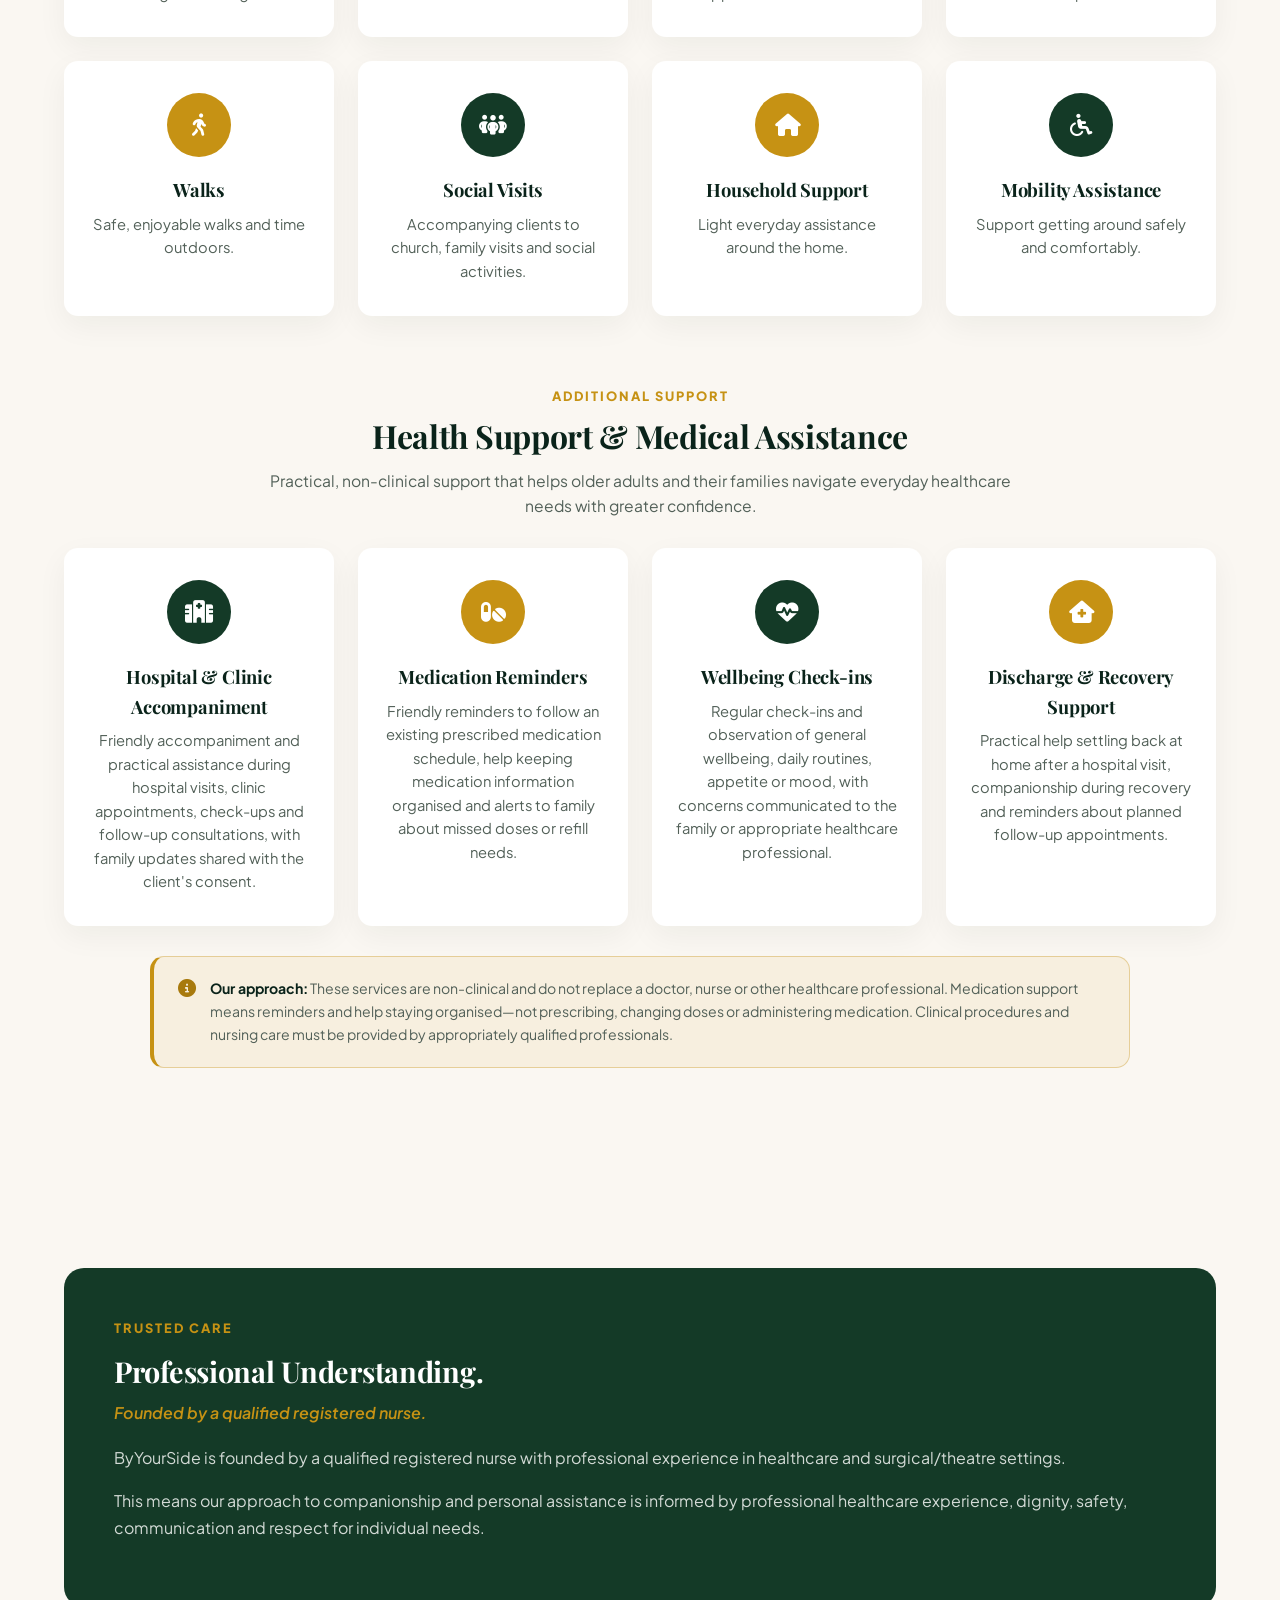
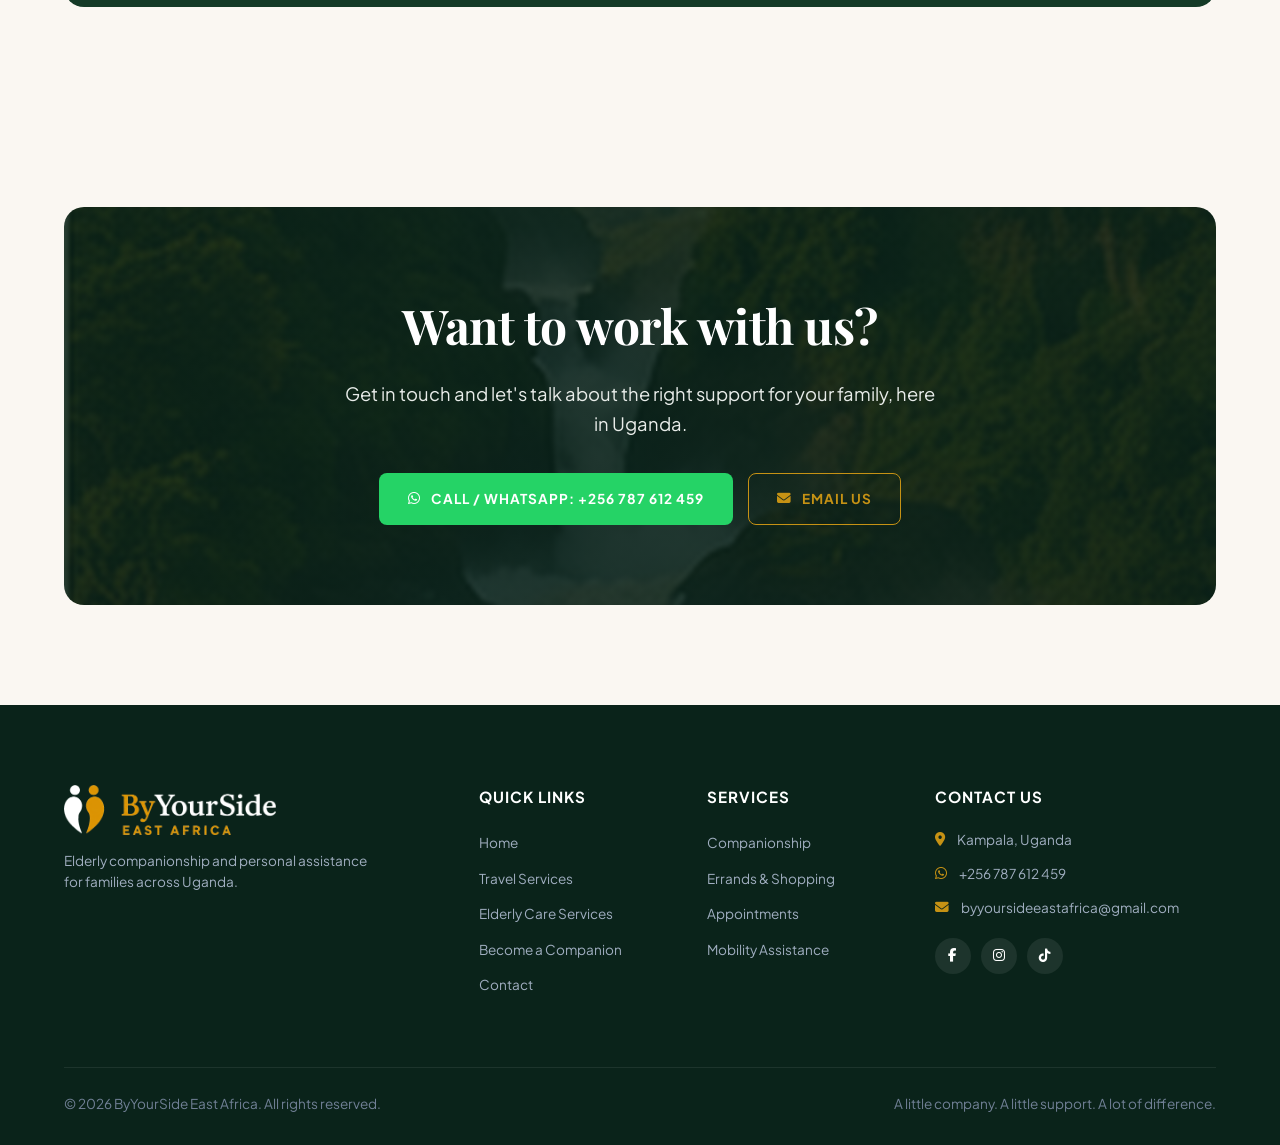
<file: elderly-care.html>
<!DOCTYPE html>
<html lang="en">
<head>
  <meta charset="UTF-8" />
  <meta name="viewport" content="width=device-width, initial-scale=1.0" />
  <title>Elderly Companionship & Personal Assistance | ByYourSide East Africa</title>
  
  <!-- Fonts & Icons -->
  <link rel="preconnect" href="https://fonts.googleapis.com">
  <link rel="preconnect" href="https://fonts.gstatic.com" crossorigin>
  <link href="https://fonts.googleapis.com/css2?family=Plus+Jakarta+Sans:wght@300;400;500;600;700;800&family=Playfair+Display:ital,wght@0,500;0,600;0,700;1,400;1,600&display=swap" rel="stylesheet">
  <link rel="stylesheet" href="https://cdnjs.cloudflare.com/ajax/libs/font-awesome/6.4.0/css/all.min.css" />

  <style>
    :root {
      --primary-dark: #0A231A;
      --primary-green: #143A27;
      --accent-gold: #C69214;
      --accent-gold-hover: #A87A0E;
      --accent-gold-light: #F7EFDF;
      --bg-cream: #FAF7F2;
      --bg-card: #FFFFFF;
      --text-dark: #1A201C;
      --text-muted: #526058;
      --text-light: #E8ECE9;
      --border-color: #E2E8E4;
      --radius-sm: 8px;
      --radius-md: 14px;
      --radius-lg: 20px;
      --shadow-soft: 0 10px 30px rgba(10, 35, 26, 0.05);
      --shadow-hover: 0 20px 40px rgba(10, 35, 26, 0.12);
    }

    * {
      box-sizing: border-box;
      margin: 0;
      padding: 0;
    }

    html {
      scroll-behavior: smooth;
    }

    section[id] {
      scroll-margin-top: 90px;
    }

    body {
      font-family: 'Plus Jakarta Sans', sans-serif;
      background-color: var(--bg-cream);
      color: var(--text-dark);
      line-height: 1.6;
      -webkit-font-smoothing: antialiased;
    }

    h1, h2, h3, h4 {
      font-family: 'Playfair Display', serif;
      letter-spacing: -0.01em;
    }

    .container {
      width: 90%;
      max-width: 1200px;
      margin: 0 auto;
    }

    /* Buttons & Components */
    .btn {
      display: inline-flex;
      align-items: center;
      justify-content: center;
      gap: 10px;
      padding: 14px 28px;
      border-radius: var(--radius-sm);
      font-size: 0.85rem;
      font-weight: 700;
      text-transform: uppercase;
      letter-spacing: 1px;
      text-decoration: none;
      transition: all 0.3s ease;
      cursor: pointer;
      border: 1px solid transparent;
    }

    .btn-gold {
      background-color: var(--accent-gold);
      color: #FFFFFF;
    }

    .btn-gold:hover {
      background-color: var(--accent-gold-hover);
      transform: translateY(-2px);
      box-shadow: 0 8px 20px rgba(198, 146, 20, 0.3);
    }

    .btn-outline-gold {
      border-color: var(--accent-gold);
      color: var(--accent-gold);
      background: transparent;
    }

    .btn-outline-gold:hover {
      background-color: var(--accent-gold);
      color: #FFFFFF;
      transform: translateY(-2px);
    }

    .btn-outline-light {
      border-color: #FFFFFF;
      color: #FFFFFF;
      background: rgba(255, 255, 255, 0.05);
      backdrop-filter: blur(4px);
    }

    .btn-outline-light:hover {
      background: #FFFFFF;
      color: var(--primary-dark);
      transform: translateY(-2px);
    }

    .btn-wa {
      background-color: #25D366;
      color: #FFFFFF;
    }

    .btn-wa:hover {
      background-color: #1DA851;
      transform: translateY(-2px);
      box-shadow: 0 8px 20px rgba(37, 211, 102, 0.3);
    }

    /* Header & Navigation */
    .header-topbar {
      background: var(--primary-dark);
      color: rgba(255, 255, 255, 0.85);
      font-size: 0.78rem;
      padding: 8px 0;
      border-bottom: 1px solid rgba(198, 146, 20, 0.25);
      position: relative;
      z-index: 1002;
    }

    .topbar-container {
      display: flex;
      justify-content: space-between;
      align-items: center;
    }

    .topbar-left {
      display: flex;
      align-items: center;
      gap: 12px;
      font-weight: 500;
      letter-spacing: 0.2px;
    }

    .topbar-left i {
      color: var(--accent-gold);
    }

    .topbar-sep {
      color: rgba(255, 255, 255, 0.3);
    }

    .topbar-right {
      display: flex;
      align-items: center;
      gap: 18px;
    }

    .topbar-right a {
      color: rgba(255, 255, 255, 0.85);
      text-decoration: none;
      font-weight: 600;
      display: inline-flex;
      align-items: center;
      gap: 6px;
      transition: color 0.2s ease;
    }

    .topbar-right a i {
      color: var(--accent-gold);
      font-size: 0.75rem;
    }

    .topbar-right a:hover {
      color: #FFFFFF;
    }

    header.site-header {
      background: rgba(255, 255, 255, 0.98);
      backdrop-filter: blur(12px);
      -webkit-backdrop-filter: blur(12px);
      border-bottom: 1px solid var(--border-color);
      position: sticky;
      top: 0;
      z-index: 1000;
      transition: box-shadow 0.3s ease, background 0.3s ease;
    }

    header.site-header.is-scrolled {
      box-shadow: 0 4px 20px rgba(10, 35, 26, 0.08);
    }

    .nav-container {
      display: flex;
      justify-content: space-between;
      align-items: center;
      height: 76px;
      gap: 12px;
    }

    .brand-link {
      display: flex;
      align-items: center;
      text-decoration: none;
      flex-shrink: 0;
    }

    .logo-svg {
      height: 50px;
      width: auto;
      display: block;
      transition: transform 0.2s ease;
    }

    .brand-link:hover .logo-svg {
      transform: scale(1.02);
    }

    .nav-wrapper {
      display: flex;
      align-items: center;
    }

    /* Desktop Navigation */
    .desktop-nav {
      display: flex;
      align-items: center;
      gap: 4px;
      list-style: none;
      margin: 0;
      padding: 0;
    }

    .desktop-nav li {
      position: relative;
    }

    .desktop-nav a.nav-link {
      text-decoration: none;
      color: var(--text-dark);
      font-size: 0.88rem;
      font-weight: 600;
      padding: 8px 12px;
      border-radius: 8px;
      display: inline-flex;
      align-items: center;
      gap: 6px;
      transition: all 0.2s ease;
      white-space: nowrap;
      position: relative;
      cursor: pointer;
    }

    .desktop-nav a.nav-link:hover {
      color: var(--accent-gold);
      background: rgba(198, 146, 20, 0.06);
    }

    /* Active Highlight States */
    .desktop-nav a.nav-link.active,
    .desktop-nav .nav-dropdown-item.active > a.dropdown-toggle,
    .mobile-nav a.mobile-nav-link.active {
      color: var(--accent-gold) !important;
      background: rgba(198, 146, 20, 0.08) !important;
      font-weight: 700;
    }

    .desktop-nav a.nav-link.active::after,
    .desktop-nav .nav-dropdown-item.active > a.dropdown-toggle::after {
      content: '';
      position: absolute;
      bottom: 2px;
      left: 12px;
      right: 12px;
      height: 2px;
      background-color: var(--accent-gold);
      border-radius: 2px;
    }

    /* Desktop Dropdowns (Seamless Hover & Click) */
    .nav-dropdown-item {
      position: relative;
      padding-bottom: 8px;
      margin-bottom: -8px;
    }

    .dropdown-arrow {
      font-size: 0.65rem;
      margin-left: 2px;
      transition: transform 0.25s ease;
      color: var(--text-muted);
    }

    .nav-dropdown-item:hover .dropdown-arrow,
    .nav-dropdown-item.is-open .dropdown-arrow {
      transform: rotate(180deg);
      color: var(--accent-gold);
    }

    .nav-dropdown-menu {
      position: absolute;
      top: 100%;
      left: 0;
      min-width: 270px;
      background: #FFFFFF;
      border-radius: 12px;
      box-shadow: 0 16px 36px rgba(10, 35, 26, 0.14);
      border: 1px solid var(--border-color);
      padding: 8px;
      list-style: none;
      opacity: 0;
      visibility: hidden;
      transform: translateY(6px);
      transition: opacity 0.2s ease, transform 0.2s ease, visibility 0.2s ease;
      pointer-events: none;
      z-index: 1010;
    }

    /* Invisible hover bridge to prevent premature closing */
    .nav-dropdown-menu::before {
      content: '';
      position: absolute;
      top: -16px;
      left: 0;
      right: 0;
      height: 16px;
      background: transparent;
    }

    .nav-dropdown-item:hover .nav-dropdown-menu,
    .nav-dropdown-item:focus-within .nav-dropdown-menu,
    .nav-dropdown-item.is-open .nav-dropdown-menu {
      opacity: 1;
      visibility: visible;
      transform: translateY(2px);
      pointer-events: auto;
    }

    .dropdown-link {
      display: flex !important;
      align-items: center;
      gap: 12px;
      padding: 10px 12px !important;
      border-radius: 8px;
      text-decoration: none;
      color: var(--text-dark) !important;
      transition: all 0.2s ease;
    }

    .dropdown-link i {
      width: 32px;
      height: 32px;
      border-radius: 6px;
      background: rgba(198, 146, 20, 0.1);
      color: var(--accent-gold);
      display: flex;
      align-items: center;
      justify-content: center;
      font-size: 0.9rem;
      flex-shrink: 0;
      transition: all 0.2s ease;
    }

    .dropdown-link div strong {
      display: block;
      font-size: 0.85rem;
      font-weight: 700;
      color: var(--primary-dark);
      line-height: 1.2;
    }

    .dropdown-link div p {
      font-size: 0.72rem;
      color: var(--text-muted);
      margin: 2px 0 0 0;
      line-height: 1.2;
    }

    .dropdown-link:hover,
    .dropdown-link.active {
      background: #F7FAF8 !important;
    }

    .dropdown-link:hover i,
    .dropdown-link.active i {
      background: var(--accent-gold);
      color: #FFFFFF;
    }

    .dropdown-link:hover div strong,
    .dropdown-link.active div strong {
      color: var(--accent-gold);
    }

    /* Mobile Drawer (Independent Tabs) */
    .mobile-nav-wrapper {
      display: none;
    }

    .mobile-nav {
      list-style: none;
      margin: 0;
      padding: 0;
      display: flex;
      flex-direction: column;
      gap: 4px;
    }

    .mobile-nav li {
      width: 100%;
    }

    .mobile-nav a.mobile-nav-link {
      display: flex;
      align-items: center;
      justify-content: space-between;
      padding: 12px 14px;
      border-radius: 8px;
      font-size: 0.92rem;
      font-weight: 600;
      color: var(--text-dark);
      text-decoration: none;
      background: transparent;
      border-bottom: 1px solid #F0F4F2;
      transition: all 0.2s ease;
    }

    .mobile-nav a.mobile-nav-link:hover,
    .mobile-nav a.mobile-nav-link:active {
      background: #F7FAF8;
      color: var(--accent-gold);
    }

    .mobile-nav-icon {
      color: var(--accent-gold);
      width: 22px;
      font-size: 0.95rem;
      margin-right: 10px;
      text-align: center;
    }

    .mobile-nav a.mobile-nav-link > span:first-of-type {
      flex: 1;
    }

    .mobile-arrow {
      color: #BAC7C0;
      font-size: 0.75rem;
    }

    .header-actions {
      display: flex;
      align-items: center;
      gap: 10px;
      flex-shrink: 0;
    }

    .header-wa-btn {
      padding: 10px 18px;
      font-size: 0.8rem;
      border-radius: 50px;
      box-shadow: 0 4px 14px rgba(37, 211, 102, 0.25);
    }

    .mobile-wa-btn {
      display: none;
      width: 40px;
      height: 40px;
      border-radius: 50%;
      background: #25D366;
      color: #FFFFFF;
      align-items: center;
      justify-content: center;
      font-size: 1.2rem;
      text-decoration: none;
      box-shadow: 0 3px 10px rgba(37, 211, 102, 0.35);
      transition: transform 0.2s ease, background 0.2s ease;
    }

    .mobile-wa-btn:hover {
      background: #1DA851;
      transform: scale(1.05);
    }

    .mobile-toggle {
      display: none;
      width: 42px;
      height: 42px;
      border-radius: 8px;
      background: #F4F7F5;
      border: 1px solid var(--border-color);
      cursor: pointer;
      padding: 0;
      align-items: center;
      justify-content: center;
      flex-direction: column;
      gap: 5px;
      transition: all 0.25s ease;
      position: relative;
      z-index: 1002;
    }

    .mobile-toggle:hover {
      background: #E8ECE9;
    }

    .mobile-toggle .bar {
      width: 20px;
      height: 2px;
      background-color: var(--primary-dark);
      border-radius: 2px;
      transition: transform 0.3s ease, opacity 0.3s ease;
    }

    .mobile-toggle.is-active .bar-1 {
      transform: translateY(7px) rotate(45deg);
    }

    .mobile-toggle.is-active .bar-2 {
      opacity: 0;
      transform: scaleX(0);
    }

    .mobile-toggle.is-active .bar-3 {
      transform: translateY(-7px) rotate(-45deg);
    }

    .mobile-menu-cta {
      margin-top: 14px;
      padding-top: 14px;
      border-top: 1px solid var(--border-color);
    }

    .mobile-drawer-wa {
      width: 100%;
      padding: 14px;
      font-size: 0.9rem;
      border-radius: 8px;
      box-shadow: 0 4px 12px rgba(37, 211, 102, 0.25);
    }

    .mobile-menu-contact-info {
      margin-top: 14px;
      padding: 10px 14px;
      background: #F7FAF8;
      border-radius: 8px;
      font-size: 0.8rem;
      color: var(--text-muted);
      display: flex;
      flex-direction: column;
      gap: 6px;
    }

    .mobile-menu-contact-info i {
      color: var(--accent-gold);
      width: 16px;
    }

    .nav-overlay {
      display: none;
      position: fixed;
      inset: 0;
      background: rgba(10, 35, 26, 0.5);
      backdrop-filter: blur(4px);
      -webkit-backdrop-filter: blur(4px);
      z-index: 998;
      opacity: 0;
      transition: opacity 0.3s ease;
      pointer-events: none;
    }

    .nav-overlay.active {
      opacity: 1;
      pointer-events: auto;
    }

    @media (max-width: 1024px) {
      .header-topbar {
        display: none;
      }

      .nav-container {
        height: 66px;
      }

      .logo-svg {
        height: 44px;
      }

      .header-wa-btn {
        display: none;
      }

      .desktop-nav {
        display: none;
      }

      .mobile-wa-btn {
        display: flex;
      }

      .mobile-toggle {
        display: flex;
      }

      .nav-overlay {
        display: block;
      }

      body.menu-open {
        overflow: hidden;
      }

      .mobile-nav-wrapper {
        display: block;
        position: fixed;
        top: 66px;
        left: 0;
        right: 0;
        background: #FFFFFF;
        padding: 16px 18px 24px;
        max-height: calc(100vh - 66px);
        overflow-y: auto;
        -webkit-overflow-scrolling: touch;
        box-shadow: 0 16px 36px rgba(10, 35, 26, 0.16);
        border-bottom: 3px solid var(--accent-gold);
        transform: translateY(-15px);
        opacity: 0;
        pointer-events: none;
        transition: transform 0.28s cubic-bezier(0.16, 1, 0.3, 1), opacity 0.25s ease;
        z-index: 999;
      }

      .mobile-nav-wrapper.active {
        transform: translateY(0);
        opacity: 1;
        pointer-events: auto;
      }
    }

    /* Hero Section */
    .hero {
      position: relative;
      background: linear-gradient(180deg, rgba(10, 35, 26, 0.65) 0%, rgba(10, 35, 26, 0.45) 100%), 
                  url('assets/hero_banner.jpg') center/cover no-repeat;
      padding: 140px 0 160px;
      color: #FFFFFF;
    }

    .hero-content {
      max-width: 760px;
    }

    .hero-tag {
      font-size: 0.85rem;
      font-weight: 700;
      text-transform: uppercase;
      letter-spacing: 2px;
      color: var(--accent-gold);
      margin-bottom: 15px;
      display: block;
    }

    .hero h1 {
      font-size: 4rem;
      line-height: 1.1;
      font-weight: 600;
      margin-bottom: 24px;
    }

    .hero h1 span {
      font-style: italic;
      color: #FFFFFF;
      font-weight: 400;
    }

    .hero p {
      font-size: 1.2rem;
      line-height: 1.6;
      margin-bottom: 40px;
      color: var(--text-light);
      font-weight: 300;
      max-width: 680px;
    }

    .hero-ctas {
      display: flex;
      gap: 18px;
      flex-wrap: wrap;
    }

    /* Trust Strip */
    .trust-strip {
      background: var(--primary-dark);
      color: #FFFFFF;
      padding: 35px 0;
      border-bottom: 3px solid var(--accent-gold);
      margin-top: -5px;
    }

    .trust-grid {
      display: grid;
      grid-template-columns: repeat(4, 1fr);
      gap: 30px;
    }

    .trust-item {
      display: flex;
      align-items: center;
      gap: 16px;
    }

    .trust-icon {
      width: 48px;
      height: 48px;
      border-radius: 50%;
      background: rgba(198, 146, 20, 0.12);
      border: 1px solid var(--accent-gold);
      display: flex;
      align-items: center;
      justify-content: center;
      color: var(--accent-gold);
      font-size: 1.1rem;
      flex-shrink: 0;
    }

    .trust-text h4 {
      font-size: 0.95rem;
      font-family: 'Plus Jakarta Sans', sans-serif;
      font-weight: 700;
      margin-bottom: 2px;
    }

    .trust-text p {
      font-size: 0.8rem;
      color: #A0AEC0;
      line-height: 1.3;
    }

    /* Section Headings */
    .section-padding {
      padding: 100px 0;
    }

    .section-title {
      text-align: center;
      max-width: 680px;
      margin: 0 auto 60px;
    }

    .section-title-sub {
      font-size: 0.8rem;
      font-weight: 800;
      text-transform: uppercase;
      letter-spacing: 2px;
      color: var(--accent-gold);
      margin-bottom: 10px;
      display: block;
    }

    .section-title h2 {
      font-size: 2.8rem;
      color: var(--primary-dark);
      line-height: 1.2;
    }

    .section-title p {
      color: var(--text-muted);
      font-size: 1.05rem;
      margin-top: 15px;
    }

    /* Services Grid */
    .services-grid {
      display: grid;
      grid-template-columns: repeat(2, 1fr);
      gap: 30px;
    }

    .service-card {
      background: var(--bg-card);
      border-radius: var(--radius-md);
      overflow: hidden;
      box-shadow: var(--shadow-soft);
      border: 1px solid var(--border-color);
      display: flex;
      flex-direction: column;
      transition: all 0.3s ease;
    }

    .service-card:hover {
      transform: translateY(-5px);
      box-shadow: var(--shadow-hover);
    }

    .service-img-wrap {
      position: relative;
      width: 100%;
      height: 240px;
      overflow: hidden;
    }

    .service-img-wrap img {
      width: 100%;
      height: 100%;
      object-fit: cover;
      transition: transform 0.5s ease;
    }

    .service-card:hover .service-img-wrap img {
      transform: scale(1.05);
    }

    .service-card-icon {
      position: absolute;
      bottom: -20px;
      right: 25px;
      width: 50px;
      height: 50px;
      background: var(--primary-dark);
      color: var(--accent-gold);
      border-radius: 50%;
      display: flex;
      align-items: center;
      justify-content: center;
      font-size: 1.2rem;
      border: 3px solid #FFFFFF;
      box-shadow: 0 4px 10px rgba(0,0,0,0.1);
    }

    .service-content {
      padding: 35px 30px 30px;
      flex-grow: 1;
      display: flex;
      flex-direction: column;
    }

    .service-card h3 {
      font-size: 1.5rem;
      color: var(--primary-dark);
      margin-bottom: 12px;
    }

    .service-card p {
      font-size: 0.95rem;
      color: var(--text-muted);
      margin-bottom: 25px;
      flex-grow: 1;
    }

    .service-link {
      color: var(--accent-gold);
      text-decoration: none;
      font-size: 0.85rem;
      font-weight: 700;
      text-transform: uppercase;
      letter-spacing: 1px;
      display: inline-flex;
      align-items: center;
      gap: 8px;
      transition: gap 0.3s ease;
    }

    .service-link:hover {
      gap: 12px;
    }

    /* Empowerment Section */
    .empowerment-bg {
      background: var(--primary-dark);
      color: #FFFFFF;
      position: relative;
      overflow: hidden;
    }

    .empowerment-grid {
      display: grid;
      grid-template-columns: 1fr 1fr;
      gap: 60px;
      align-items: center;
    }

    .empowerment-content h2 {
      font-size: 3rem;
      line-height: 1.2;
      margin-bottom: 24px;
      color: #FFFFFF;
    }

    .empowerment-content h2 span {
      color: var(--accent-gold);
      font-style: italic;
    }

    .empowerment-content p {
      font-size: 1.1rem;
      line-height: 1.7;
      color: var(--text-light);
      margin-bottom: 30px;
      font-weight: 300;
    }

    .empowerment-image {
      position: relative;
      border-radius: var(--radius-lg);
      overflow: hidden;
      box-shadow: 0 20px 40px rgba(0,0,0,0.3);
    }

    .empowerment-image img {
      width: 100%;
      height: auto;
      display: block;
    }

    /* Vision & Mission Section */
    .vm-grid {
      display: grid;
      grid-template-columns: repeat(2, 1fr);
      gap: 30px;
    }

    .vm-card {
      background: var(--primary-dark);
      border-radius: var(--radius-lg);
      padding: 50px 44px;
      position: relative;
      overflow: hidden;
      box-shadow: var(--shadow-soft);
    }

    .vm-card::before {
      content: '';
      position: absolute;
      top: 0; left: 0;
      width: 100%;
      height: 4px;
      background: var(--accent-gold);
    }

    .vm-icon {
      width: 56px;
      height: 56px;
      border-radius: 50%;
      background: rgba(198, 146, 20, 0.12);
      border: 1px solid var(--accent-gold);
      display: flex;
      align-items: center;
      justify-content: center;
      color: var(--accent-gold);
      font-size: 1.3rem;
      margin-bottom: 24px;
    }

    .vm-card span.section-title-sub {
      margin-bottom: 6px;
    }

    .vm-card h3 {
      font-size: 1.8rem;
      color: #FFFFFF;
      margin-bottom: 18px;
    }

    .vm-card p {
      font-size: 1rem;
      line-height: 1.75;
      color: var(--text-light);
      font-weight: 300;
    }

    .vm-card p strong {
      color: #FFFFFF;
      font-weight: 600;
    }

    @media (max-width: 900px) {
      .vm-grid { grid-template-columns: 1fr; }
    }

    /* Medical Feature Section */
    .medical-card {
      background: #FFFFFF;
      border-radius: var(--radius-lg);
      border: 1px solid var(--border-color);
      box-shadow: var(--shadow-soft);
      overflow: hidden;
      display: grid;
      grid-template-columns: 1.1fr 1fr;
    }

    .medical-content {
      padding: 60px;
      display: flex;
      flex-direction: column;
      justify-content: center;
    }

    .medical-badge {
      display: inline-flex;
      align-items: center;
      gap: 8px;
      background: var(--accent-gold-light);
      color: var(--accent-gold-hover);
      padding: 6px 14px;
      border-radius: 50px;
      font-size: 0.8rem;
      font-weight: 700;
      text-transform: uppercase;
      letter-spacing: 1px;
      width: fit-content;
      margin-bottom: 20px;
    }

    .medical-content h2 {
      font-size: 2.4rem;
      color: var(--primary-dark);
      margin-bottom: 20px;
      line-height: 1.25;
    }

    .medical-content p {
      font-size: 1.05rem;
      color: var(--text-muted);
      margin-bottom: 30px;
      line-height: 1.6;
    }

    .medical-image {
      background: url('assets/medical-travel.jpg') center/cover no-repeat;
      min-height: 400px;
    }

    /* How It Works Steps */
    .steps-wrapper {
      display: grid;
      grid-template-columns: repeat(4, 1fr);
      gap: 30px;
      position: relative;
    }

    .step-card {
      background: var(--bg-card);
      padding: 40px 30px;
      border-radius: var(--radius-md);
      border: 1px solid var(--border-color);
      box-shadow: var(--shadow-soft);
      position: relative;
    }

    .step-number {
      font-family: 'Playfair Display', serif;
      font-size: 2.5rem;
      font-weight: 700;
      color: var(--accent-gold);
      opacity: 0.8;
      margin-bottom: 15px;
    }

    .step-card h3 {
      font-size: 1.15rem;
      font-family: 'Plus Jakarta Sans', sans-serif;
      font-weight: 700;
      margin-bottom: 10px;
      color: var(--primary-dark);
    }

    .step-card p {
      font-size: 0.9rem;
      color: var(--text-muted);
      line-height: 1.5;
    }

    /* Safari Operator FAQ */
    .faq-grid {
      display: grid;
      grid-template-columns: repeat(2, 1fr);
      gap: 18px;
      max-width: 980px;
      margin: 0 auto;
    }

    .faq-item {
      background: var(--bg-card);
      border: 1px solid var(--border-color);
      border-radius: var(--radius-md);
      padding: 26px 28px;
      box-shadow: var(--shadow-soft);
    }

    .faq-item h3 {
      font-family: 'Plus Jakarta Sans', sans-serif;
      color: var(--primary-dark);
      font-size: 1rem;
      line-height: 1.4;
      margin-bottom: 10px;
    }

    .faq-item h3::before {
      content: 'Q';
      display: inline-flex;
      align-items: center;
      justify-content: center;
      width: 25px;
      height: 25px;
      margin-right: 10px;
      border-radius: 50%;
      background: var(--accent-gold-light);
      color: var(--accent-gold);
      font-size: 0.75rem;
      font-weight: 800;
    }

    .faq-item p {
      color: var(--text-muted);
      font-size: 0.9rem;
      line-height: 1.6;
    }

    /* For Partners B2B Section */
    .partner-section {
      background: var(--primary-dark);
      color: #FFFFFF;
      border-radius: var(--radius-lg);
      padding: 70px 60px;
      display: grid;
      grid-template-columns: 1fr 1fr;
      gap: 50px;
      align-items: center;
    }

    .partner-content h2 {
      font-size: 2.5rem;
      margin-bottom: 20px;
      line-height: 1.2;
    }

    .partner-content p {
      color: var(--text-light);
      font-size: 1.05rem;
      margin-bottom: 30px;
      font-weight: 300;
    }

    .partner-benefits {
      display: grid;
      grid-template-columns: repeat(2, 1fr);
      gap: 20px;
    }

    .benefit-item {
      display: flex;
      align-items: flex-start;
      gap: 12px;
      background: rgba(255, 255, 255, 0.04);
      padding: 16px;
      border-radius: var(--radius-sm);
      border: 1px solid rgba(255, 255, 255, 0.08);
    }

    .benefit-item i {
      color: var(--accent-gold);
      font-size: 1.1rem;
      margin-top: 3px;
    }

    .benefit-item h4 {
      font-family: 'Plus Jakarta Sans', sans-serif;
      font-size: 0.9rem;
      font-weight: 700;
      color: #FFFFFF;
    }

    /* East Africa Strip */
    .region-box {
      background: #FFFFFF;
      border-radius: var(--radius-md);
      padding: 50px;
      border: 1px solid var(--border-color);
      box-shadow: var(--shadow-soft);
      text-align: center;
    }

    .country-grid {
      display: grid;
      grid-template-columns: repeat(4, 1fr);
      gap: 20px;
      margin: 40px 0;
    }

    .country-card {
      padding: 20px;
      background: var(--bg-cream);
      border-radius: var(--radius-sm);
      display: flex;
      align-items: center;
      justify-content: center;
      gap: 12px;
      font-weight: 700;
      color: var(--primary-dark);
      font-size: 1.05rem;
    }

    .flag-img {
      width: 32px;
      height: 22px;
      object-fit: cover;
      border-radius: 3px;
      box-shadow: 0 2px 4px rgba(0,0,0,0.15);
    }

    /* Form Section */
    .inquiry-wrapper {
      background: #FFFFFF;
      border-radius: var(--radius-lg);
      border: 1px solid var(--border-color);
      box-shadow: var(--shadow-hover);
      padding: 60px;
      max-width: 900px;
      margin: 0 auto;
    }

    .form-grid {
      display: grid;
      grid-template-columns: repeat(2, 1fr);
      gap: 20px;
      margin-top: 30px;
    }

    .form-group {
      display: flex;
      flex-direction: column;
      gap: 8px;
    }

    .form-group.full-width {
      grid-column: span 2;
    }

    .form-group label {
      font-size: 0.85rem;
      font-weight: 700;
      color: var(--primary-dark);
      text-transform: uppercase;
      letter-spacing: 0.5px;
    }

    .form-control {
      padding: 14px 18px;
      border-radius: var(--radius-sm);
      border: 1px solid var(--border-color);
      font-family: inherit;
      font-size: 0.95rem;
      color: var(--text-dark);
      background: var(--bg-cream);
      transition: border-color 0.3s ease;
    }

    .form-control:focus {
      outline: none;
      border-color: var(--accent-gold);
      background: #FFFFFF;
    }

    textarea.form-control {
      resize: vertical;
      min-height: 120px;
    }

    .form-actions {
      grid-column: span 2;
      display: flex;
      gap: 15px;
      align-items: center;
      margin-top: 10px;
    }

    /* Final CTA Banner */
    .final-cta {
      background: linear-gradient(rgba(10, 35, 26, 0.85), rgba(10, 35, 26, 0.85)),
                  url('assets/east-africa.jpg') center/cover no-repeat;
      border-radius: var(--radius-lg);
      padding: 80px 40px;
      text-align: center;
      color: #FFFFFF;
    }

    .final-cta h2 {
      font-size: 3rem;
      margin-bottom: 15px;
    }

    .final-cta p {
      font-size: 1.15rem;
      color: var(--text-light);
      margin-bottom: 35px;
      max-width: 600px;
      margin-left: auto;
      margin-right: auto;
    }

    /* Footer */
    footer {
      background: var(--primary-dark);
      color: #FFFFFF;
      padding: 80px 0 30px;
    }

    .footer-grid {
      display: grid;
      grid-template-columns: 2fr 1fr 1fr 1.5fr;
      gap: 40px;
      margin-bottom: 60px;
    }

    .footer-desc {
      font-size: 0.85rem;
      color: #A0AEC0;
      line-height: 1.6;
      margin-top: 15px;
      max-width: 320px;
    }

    .footer-col h4 {
      font-size: 0.95rem;
      font-family: 'Plus Jakarta Sans', sans-serif;
      font-weight: 700;
      margin-bottom: 20px;
      color: #FFFFFF;
      letter-spacing: 1px;
      text-transform: uppercase;
    }

    .footer-col ul {
      list-style: none;
    }

    .footer-col ul li {
      margin-bottom: 10px;
    }

    .footer-col ul a {
      color: #A0AEC0;
      text-decoration: none;
      font-size: 0.85rem;
      transition: color 0.3s ease;
    }

    .footer-col ul a:hover {
      color: var(--accent-gold);
    }

    .footer-contact-item {
      display: flex;
      align-items: flex-start;
      gap: 12px;
      font-size: 0.85rem;
      color: #A0AEC0;
      margin-bottom: 12px;
    }

    .footer-contact-item i {
      color: var(--accent-gold);
      margin-top: 4px;
    }

    .social-icons {
      display: flex;
      gap: 10px;
      margin-top: 20px;
    }

    .social-icon {
      width: 36px;
      height: 36px;
      border-radius: 50%;
      background: rgba(255,255,255,0.08);
      color: #FFFFFF;
      display: flex;
      align-items: center;
      justify-content: center;
      text-decoration: none;
      font-size: 0.85rem;
      transition: all 0.3s ease;
    }

    .social-icon:hover {
      background: var(--accent-gold);
      color: #FFFFFF;
    }

    .footer-bottom {
      border-top: 1px solid rgba(255,255,255,0.08);
      padding-top: 25px;
      display: flex;
      justify-content: space-between;
      font-size: 0.85rem;
      color: #718096;
    }

    /* Responsive Design */
    @media (max-width: 1024px) {
      .hero h1 { font-size: 3rem; }
      .trust-grid { grid-template-columns: repeat(2, 1fr); }
      .empowerment-grid, .medical-card, .partner-section { grid-template-columns: 1fr; }
      .medical-image { min-height: 300px; }
      .steps-wrapper { grid-template-columns: repeat(2, 1fr); }
      .faq-grid { grid-template-columns: 1fr; }
      .footer-grid { grid-template-columns: repeat(2, 1fr); }
    }

    @media (max-width: 768px) {
      .hero { padding: 80px 0 100px; }
      .hero h1 { font-size: 2.4rem; }
      .services-grid { grid-template-columns: 1fr; }
      .country-grid { grid-template-columns: repeat(2, 1fr); }
      .form-grid { grid-template-columns: 1fr; }
      .form-group.full-width { grid-column: span 1; }
      .form-actions { grid-column: span 1; flex-direction: column; }
      .partner-section, .medical-content, .inquiry-wrapper { padding: 30px 20px; }
      .trust-grid { grid-template-columns: 1fr; }
      .steps-wrapper { grid-template-columns: 1fr; }
      .faq-item { padding: 22px; }
      .footer-grid { grid-template-columns: 1fr; }
      .footer-bottom { flex-direction: column; gap: 10px; text-align: center; }
    }
    .medical-card {
  display: grid;
  grid-template-columns: 1fr 1fr;
  gap: 3rem;
  align-items: center;
  background: #fff;
  border-radius: 16px;
  overflow: hidden;
  box-shadow: 0 10px 40px rgba(0,0,0,0.06);
}

.medical-side-content {
  background: #f8f6f1;
  padding: 2.5rem 2rem;
  height: 100%;
  display: flex;
  flex-direction: column;
  justify-content: center;
}

.medical-side-content h3 {
  font-size: 1.35rem;
  margin-bottom: 1.75rem;
  color: #0a231a;
}

.medical-features {
  list-style: none;
  padding: 0;
  margin: 0;
  display: flex;
  flex-direction: column;
  gap: 1.4rem;
}

.medical-features li {
  display: flex;
  gap: 1rem;
  align-items: flex-start;
}

.medical-features i {
  color: #c9a227;
  font-size: 1.15rem;
  margin-top: 3px;
  min-width: 22px;
}

.medical-features strong {
  display: block;
  color: #0a231a;
  margin-bottom: 2px;
}

.medical-features span {
  font-size: 0.92rem;
  color: #555;
  line-height: 1.45;
}

/* Mobile */
@media (max-width: 900px) {
  .medical-card {
    grid-template-columns: 1fr;
  }
}

    /* Elderly Care page — icon-based service grid */
    .elder-grid {
      display: grid;
      grid-template-columns: repeat(4, 1fr);
      gap: 24px;
      margin-top: 50px;
    }

    @media (max-width: 1024px) {
      .elder-grid { grid-template-columns: repeat(2, 1fr); }
    }

    @media (max-width: 560px) {
      .elder-grid { grid-template-columns: 1fr; }
    }

    .elder-card {
      background: var(--bg-card);
      border-radius: var(--radius-md);
      padding: 32px 24px;
      text-align: center;
      box-shadow: var(--shadow-soft);
      transition: all 0.3s ease;
    }

    .elder-card:hover {
      box-shadow: var(--shadow-hover);
      transform: translateY(-4px);
    }

    .elder-icon {
      width: 64px;
      height: 64px;
      border-radius: 50%;
      display: flex;
      align-items: center;
      justify-content: center;
      margin: 0 auto 18px;
      font-size: 1.4rem;
      color: #FFFFFF;
    }

    .elder-icon.green { background: var(--primary-green); }
    .elder-icon.gold { background: var(--accent-gold); }

    .elder-card h3 {
      font-size: 1.15rem;
      color: var(--primary-dark);
      margin-bottom: 8px;
    }

    .elder-card p {
      font-size: 0.92rem;
      color: var(--text-muted);
    }

    .health-support-intro {
      max-width: 760px;
      margin: 70px auto 0;
      text-align: center;
    }

    .health-support-intro h3 {
      color: var(--primary-dark);
      font-size: 2rem;
      line-height: 1.25;
      margin: 8px 0 12px;
    }

    .health-support-intro p {
      color: var(--text-muted);
      font-size: 0.98rem;
    }

    .health-support-grid {
      margin-top: 30px;
    }

    .health-support-note {
      display: flex;
      align-items: flex-start;
      gap: 14px;
      max-width: 980px;
      margin: 30px auto 0;
      padding: 20px 24px;
      border: 1px solid rgba(198, 146, 20, 0.35);
      border-left: 4px solid var(--accent-gold);
      border-radius: var(--radius-md);
      background: var(--accent-gold-light);
      color: var(--text-muted);
    }

    .health-support-note i {
      color: var(--accent-gold-hover);
      font-size: 1.15rem;
      margin-top: 3px;
      flex-shrink: 0;
    }

    .health-support-note p {
      font-size: 0.88rem;
      line-height: 1.65;
    }

    .health-support-note strong {
      color: var(--primary-dark);
    }

    @media (max-width: 560px) {
      .health-support-intro h3 { font-size: 1.65rem; }
      .health-support-note { padding: 17px; }
    }

    .elder-founder {
      background: var(--primary-green);
      color: var(--text-light);
      border-radius: var(--radius-lg);
      padding: 50px;
    }

    .elder-founder h3 {
      color: #FFFFFF;
      font-size: 1.8rem;
      margin-bottom: 6px;
    }

    .elder-founder span.gold-tag {
      color: var(--accent-gold);
      font-style: italic;
      font-weight: 600;
      display: block;
      margin-bottom: 18px;
    }

    .elder-founder p {
      margin-bottom: 16px;
      opacity: 0.9;
      line-height: 1.7;
    }
  </style>
</head>
<body>

  <!-- Top Bar -->
  <div class="header-topbar">
    <div class="container topbar-container">
      <div class="topbar-left">
        <span><i class="fa-solid fa-earth-africa"></i> East Africa's Premier Travel &amp; Care Companion</span>
        <span class="topbar-sep">•</span>
        <span><i class="fa-solid fa-phone"></i> +256 787 612 459</span>
      </div>
      <div class="topbar-right">
        <a href="companion-application.html"><i class="fa-solid fa-user-check"></i> Become a Companion</a>
        <a href="index.html#partners"><i class="fa-solid fa-handshake"></i> For Partners</a>
        <a href="index.html#faq"><i class="fa-solid fa-circle-question"></i> FAQ</a>
      </div>
    </div>
  </div>

  <!-- Main Header Navigation -->
  <header class="site-header" id="siteHeader">
    <div class="container nav-container">
      <a href="index.html" class="brand-link" aria-label="ByYourSide East Africa Home">
        <img class="logo-svg" src="assets/byyourside-logo-color.png" alt="ByYourSide East Africa">
      </a>

      <nav class="nav-wrapper" aria-label="Main Navigation">
        <!-- Desktop Navigation with Dropdowns -->
        <ul class="desktop-nav" id="desktopNav">
          <li>
            <a href="index.html#home" class="nav-link">
              <span>Home</span>
            </a>
          </li>

          <!-- Services Dropdown -->
          <li class="nav-dropdown-item">
            <a href="javascript:void(0)" class="nav-link dropdown-toggle" role="button" aria-haspopup="true" aria-expanded="false">
              <span>Services</span>
              <i class="fa-solid fa-chevron-down dropdown-arrow"></i>
            </a>
            <ul class="nav-dropdown-menu">
              <li>
                <a href="index.html#services" class="dropdown-link">
                  <i class="fa-solid fa-plane-departure"></i>
                  <div>
                    <strong>Our Services</strong>
                    <p>Personal &amp; medical travel support</p>
                  </div>
                </a>
              </li>
              <li>
                <a href="index.html#how-it-works" class="dropdown-link">
                  <i class="fa-solid fa-list-check"></i>
                  <div>
                    <strong>How It Works</strong>
                    <p>Step-by-step companion matching</p>
                  </div>
                </a>
              </li>
              <li>
                <a href="index.html#partners" class="dropdown-link">
                  <i class="fa-solid fa-handshake"></i>
                  <div>
                    <strong>For Partners</strong>
                    <p>Hotels, airlines &amp; tour operators</p>
                  </div>
                </a>
              </li>
            </ul>
          </li>

          <!-- About Dropdown -->
          <li class="nav-dropdown-item">
            <a href="javascript:void(0)" class="nav-link dropdown-toggle" role="button" aria-haspopup="true" aria-expanded="false">
              <span>About</span>
              <i class="fa-solid fa-chevron-down dropdown-arrow"></i>
            </a>
            <ul class="nav-dropdown-menu">
              <li>
                <a href="index.html#empowerment" class="dropdown-link">
                  <i class="fa-solid fa-heart-pulse"></i>
                  <div>
                    <strong>About Us</strong>
                    <p>Our story &amp; empowerment model</p>
                  </div>
                </a>
              </li>
              <li>
                <a href="index.html#vision-mission" class="dropdown-link">
                  <i class="fa-solid fa-compass"></i>
                  <div>
                    <strong>Vision &amp; Mission</strong>
                    <p>Values driving every journey</p>
                  </div>
                </a>
              </li>
              <li>
                <a href="index.html#east-africa" class="dropdown-link">
                  <i class="fa-solid fa-earth-africa"></i>
                  <div>
                    <strong>East Africa Coverage</strong>
                    <p>Uganda, Kenya, Tanzania &amp; Rwanda</p>
                  </div>
                </a>
              </li>
            </ul>
          </li>

          <!-- Elderly Care Tab (Active on this page) -->
          <li>
            <a href="elderly-care.html" class="nav-link active">
              <span>Elderly Care (Uganda)</span>
            </a>
          </li>

          <!-- Become a Companion -->
          <li>
            <a href="companion-application.html" class="nav-link">
              <span>Become a Companion</span>
            </a>
          </li>

          <!-- FAQ -->
          <li>
            <a href="index.html#faq" class="nav-link">
              <span>FAQ</span>
            </a>
          </li>

          <!-- Contact -->
          <li>
            <a href="#contact" class="nav-link">
              <span>Contact</span>
            </a>
          </li>
        </ul>
      </nav>

      <div class="header-actions">
        <a href="https://wa.me/256787612459" target="_blank" rel="noopener noreferrer" class="btn btn-wa header-wa-btn">
          <i class="fa-brands fa-whatsapp"></i> <span>Chat on WhatsApp</span>
        </a>
        
        <a href="https://wa.me/256787612459" target="_blank" rel="noopener noreferrer" class="mobile-wa-btn" aria-label="Chat on WhatsApp">
          <i class="fa-brands fa-whatsapp"></i>
        </a>

        <button class="mobile-toggle" id="mobileToggle" aria-label="Toggle navigation menu" aria-expanded="false" onclick="toggleMenu()">
          <span class="bar bar-1"></span>
          <span class="bar bar-2"></span>
          <span class="bar bar-3"></span>
        </button>
      </div>
    </div>
  </header>

  <!-- Mobile Drawer with every single tab listed independently -->
  <div class="mobile-nav-wrapper" id="mobileNavWrapper">
    <ul class="mobile-nav" id="mobileNavList">
      <li>
        <a href="index.html#home" class="mobile-nav-link">
          <i class="fa-solid fa-house mobile-nav-icon"></i>
          <span>Home</span>
          <i class="fa-solid fa-chevron-right mobile-arrow"></i>
        </a>
      </li>
      <li>
        <a href="index.html#services" class="mobile-nav-link">
          <i class="fa-solid fa-suitcase-rolling mobile-nav-icon"></i>
          <span>Our Services</span>
          <i class="fa-solid fa-chevron-right mobile-arrow"></i>
        </a>
      </li>
      <li>
        <a href="index.html#empowerment" class="mobile-nav-link">
          <i class="fa-solid fa-heart-pulse mobile-nav-icon"></i>
          <span>About Us</span>
          <i class="fa-solid fa-chevron-right mobile-arrow"></i>
        </a>
      </li>
      <li>
        <a href="index.html#vision-mission" class="mobile-nav-link">
          <i class="fa-solid fa-compass mobile-nav-icon"></i>
          <span>Vision &amp; Mission</span>
          <i class="fa-solid fa-chevron-right mobile-arrow"></i>
        </a>
      </li>
      <li>
        <a href="index.html#how-it-works" class="mobile-nav-link">
          <i class="fa-solid fa-list-check mobile-nav-icon"></i>
          <span>How It Works</span>
          <i class="fa-solid fa-chevron-right mobile-arrow"></i>
        </a>
      </li>
      <li>
        <a href="index.html#east-africa" class="mobile-nav-link">
          <i class="fa-solid fa-map-location-dot mobile-nav-icon"></i>
          <span>East Africa</span>
          <i class="fa-solid fa-chevron-right mobile-arrow"></i>
        </a>
      </li>
      <li>
        <a href="elderly-care.html" class="mobile-nav-link active">
          <i class="fa-solid fa-hands-holding-child mobile-nav-icon"></i>
          <span>Elderly Care (Uganda)</span>
          <i class="fa-solid fa-chevron-right mobile-arrow"></i>
        </a>
      </li>
      <li>
        <a href="index.html#partners" class="mobile-nav-link">
          <i class="fa-solid fa-handshake mobile-nav-icon"></i>
          <span>For Partners</span>
          <i class="fa-solid fa-chevron-right mobile-arrow"></i>
        </a>
      </li>
      <li>
        <a href="companion-application.html" class="mobile-nav-link">
          <i class="fa-solid fa-user-plus mobile-nav-icon"></i>
          <span>Become a Companion</span>
          <i class="fa-solid fa-chevron-right mobile-arrow"></i>
        </a>
      </li>
      <li>
        <a href="index.html#faq" class="mobile-nav-link">
          <i class="fa-solid fa-circle-question mobile-nav-icon"></i>
          <span>FAQ</span>
          <i class="fa-solid fa-chevron-right mobile-arrow"></i>
        </a>
      </li>
      <li>
        <a href="#contact" class="mobile-nav-link">
          <i class="fa-solid fa-envelope mobile-nav-icon"></i>
          <span>Contact</span>
          <i class="fa-solid fa-chevron-right mobile-arrow"></i>
        </a>
      </li>

      <li class="mobile-menu-cta">
        <a href="https://wa.me/256787612459" target="_blank" rel="noopener noreferrer" class="btn btn-wa mobile-drawer-wa">
          <i class="fa-brands fa-whatsapp"></i> Chat on WhatsApp
        </a>
        <div class="mobile-menu-contact-info">
          <p><i class="fa-solid fa-phone"></i> +256 787 612 459</p>
          <p><i class="fa-solid fa-envelope"></i> info@byyourside-ea.com</p>
        </div>
      </li>
    </ul>
  </div>
  <div class="nav-overlay" id="navOverlay" onclick="toggleMenu(false)"></div>

  <!-- Hero -->
  <section class="hero" id="home" style="background: linear-gradient(180deg, rgba(10, 35, 26, 0.72) 0%, rgba(10, 35, 26, 0.55) 100%), url('assets/hero_banner.jpg') center/cover no-repeat;">
    <div class="container">
      <div class="hero-content">
        <span class="hero-tag">Local Care · Uganda</span>
        <h1>Growing Older<br><span>Shouldn't Mean Being Alone.</span></h1>
        <p>Elderly companionship and personal assistance for families across Uganda — conversation, errands, appointments, and everyday support, delivered with dignity and respect.</p>
        <div class="hero-ctas">
          <a href="#contact" class="btn btn-gold"><i class="fa-solid fa-user-plus"></i> REQUEST A COMPANION</a>
          <a href="https://wa.me/256787612459" class="btn btn-outline-light"><i class="fa-brands fa-whatsapp"></i> CALL / WHATSAPP</a>
          <a href="index.html#services" class="btn btn-outline-light"><i class="fa-solid fa-plane"></i> OUR TRAVEL SERVICES</a>
        </div>
      </div>
    </div>
  </section>

  <!-- Why ByYourSide Strip -->
  <div class="trust-strip">
    <div class="container trust-grid">
      <div class="trust-item">
        <div class="trust-icon"><i class="fa-solid fa-user-nurse"></i></div>
        <div class="trust-text">
          <h4>Healthcare Background</h4>
          <p>Founded by a qualified registered nurse</p>
        </div>
      </div>
      <div class="trust-item">
        <div class="trust-icon"><i class="fa-solid fa-hand-holding-heart"></i></div>
        <div class="trust-text">
          <h4>Person-Centred Support</h4>
          <p>Care shaped around individual needs</p>
        </div>
      </div>
      <div class="trust-item">
        <div class="trust-icon"><i class="fa-solid fa-heart"></i></div>
        <div class="trust-text">
          <h4>Dignity & Respect</h4>
          <p>At the heart of everything we do</p>
        </div>
      </div>
      <div class="trust-item">
        <div class="trust-icon"><i class="fa-solid fa-handshake"></i></div>
        <div class="trust-text">
          <h4>Reliable Companionship</h4>
          <p>Consistent, trustworthy support</p>
        </div>
      </div>
    </div>
  </div>

  <!-- Services -->
  <section class="section-padding" id="services">
    <div class="container">
      <div class="section-title">
        <span class="section-title-sub">Our Services</span>
        <h2>Elderly Companionship & Personal Assistance</h2>
        <p>A little company. A little support. A lot of difference — for families across Uganda.</p>
      </div>

      <div class="elder-grid">
        <div class="elder-card">
          <div class="elder-icon green"><i class="fa-solid fa-people-arrows"></i></div>
          <h3>Companionship</h3>
          <p>Conversation, presence and meaningful time together.</p>
        </div>
        <div class="elder-card">
          <div class="elder-icon gold"><i class="fa-solid fa-bag-shopping"></i></div>
          <h3>Errands</h3>
          <p>Help with everyday tasks and small errands.</p>
        </div>
        <div class="elder-card">
          <div class="elder-icon green"><i class="fa-solid fa-calendar-check"></i></div>
          <h3>Appointments</h3>
          <p>Accompanying clients to appointments and visits.</p>
        </div>
        <div class="elder-card">
          <div class="elder-icon gold"><i class="fa-solid fa-cart-shopping"></i></div>
          <h3>Shopping</h3>
          <p>Assistance with shopping and essential purchases.</p>
        </div>
        <div class="elder-card">
          <div class="elder-icon gold"><i class="fa-solid fa-person-walking"></i></div>
          <h3>Walks</h3>
          <p>Safe, enjoyable walks and time outdoors.</p>
        </div>
        <div class="elder-card">
          <div class="elder-icon green"><i class="fa-solid fa-people-group"></i></div>
          <h3>Social Visits</h3>
          <p>Accompanying clients to church, family visits and social activities.</p>
        </div>
        <div class="elder-card">
          <div class="elder-icon gold"><i class="fa-solid fa-house"></i></div>
          <h3>Household Support</h3>
          <p>Light everyday assistance around the home.</p>
        </div>
        <div class="elder-card">
          <div class="elder-icon green"><i class="fa-solid fa-wheelchair"></i></div>
          <h3>Mobility Assistance</h3>
          <p>Support getting around safely and comfortably.</p>
        </div>
      </div>

      <div class="health-support-intro">
        <span class="section-title-sub">Additional Support</span>
        <h3>Health Support &amp; Medical Assistance</h3>
        <p>Practical, non-clinical support that helps older adults and their families navigate everyday healthcare needs with greater confidence.</p>
      </div>

      <div class="elder-grid health-support-grid">
        <div class="elder-card">
          <div class="elder-icon green"><i class="fa-solid fa-hospital"></i></div>
          <h3>Hospital &amp; Clinic Accompaniment</h3>
          <p>Friendly accompaniment and practical assistance during hospital visits, clinic appointments, check-ups and follow-up consultations, with family updates shared with the client's consent.</p>
        </div>
        <div class="elder-card">
          <div class="elder-icon gold"><i class="fa-solid fa-pills"></i></div>
          <h3>Medication Reminders</h3>
          <p>Friendly reminders to follow an existing prescribed medication schedule, help keeping medication information organised and alerts to family about missed doses or refill needs.</p>
        </div>
        <div class="elder-card">
          <div class="elder-icon green"><i class="fa-solid fa-heart-pulse"></i></div>
          <h3>Wellbeing Check-ins</h3>
          <p>Regular check-ins and observation of general wellbeing, daily routines, appetite or mood, with concerns communicated to the family or appropriate healthcare professional.</p>
        </div>
        <div class="elder-card">
          <div class="elder-icon gold"><i class="fa-solid fa-house-medical"></i></div>
          <h3>Discharge &amp; Recovery Support</h3>
          <p>Practical help settling back at home after a hospital visit, companionship during recovery and reminders about planned follow-up appointments.</p>
        </div>
      </div>

      <div class="health-support-note">
        <i class="fa-solid fa-circle-info"></i>
        <p><strong>Our approach:</strong> These services are non-clinical and do not replace a doctor, nurse or other healthcare professional. Medication support means reminders and help staying organised—not prescribing, changing doses or administering medication. Clinical procedures and nursing care must be provided by appropriately qualified professionals.</p>
      </div>
    </div>
  </section>

  <!-- Founder / Trust -->
  <section class="section-padding" style="background: var(--bg-cream);">
    <div class="container">
      <div class="elder-founder">
        <span class="section-title-sub" style="color: var(--accent-gold);">Trusted Care</span>
        <h3>Professional Understanding.</h3>
        <span class="gold-tag">Founded by a qualified registered nurse.</span>
        <p>ByYourSide is founded by a qualified registered nurse with professional experience in healthcare and surgical/theatre settings.</p>
        <p>This means our approach to companionship and personal assistance is informed by professional healthcare experience, dignity, safety, communication and respect for individual needs.</p>
      </div>
    </div>
  </section>

  <!-- Contact CTA -->
  <section class="section-padding" id="contact">
    <div class="container">
      <div class="final-cta">
        <h2>Want to work with us?</h2>
        <p>Get in touch and let's talk about the right support for your family, here in Uganda.</p>
        <div style="display: flex; gap: 15px; justify-content: center; flex-wrap: wrap;">
          <a href="https://wa.me/256787612459" class="btn btn-wa"><i class="fa-brands fa-whatsapp"></i> CALL / WHATSAPP: +256 787 612 459</a>
          <a href="mailto:byyoursideeastafrica@gmail.com" class="btn btn-outline-gold"><i class="fa-solid fa-envelope"></i> EMAIL US</a>
        </div>
      </div>
    </div>
  </section>

  <!-- Footer -->
  <footer>
    <div class="container">
      <div class="footer-grid">
        <div>
          <img class="logo-svg" src="assets/byyourside-logo-white.png" alt="ByYourSide East Africa">
          <p class="footer-desc">Elderly companionship and personal assistance for families across Uganda.</p>
        </div>

        <div class="footer-col">
          <h4>Quick Links</h4>
          <ul>
            <li><a href="index.html">Home</a></li>
            <li><a href="index.html#services">Travel Services</a></li>
            <li><a href="#services">Elderly Care Services</a></li>
            <li><a href="companion-application.html">Become a Companion</a></li>
            <li><a href="#contact">Contact</a></li>
          </ul>
        </div>

        <div class="footer-col">
          <h4>Services</h4>
          <ul>
            <li><a href="#services">Companionship</a></li>
            <li><a href="#services">Errands & Shopping</a></li>
            <li><a href="#services">Appointments</a></li>
            <li><a href="#services">Mobility Assistance</a></li>
          </ul>
        </div>

        <div class="footer-col">
          <h4>Contact Us</h4>
          <div class="footer-contact-item">
            <i class="fa-solid fa-location-dot"></i>
            <span>Kampala, Uganda</span>
          </div>
          <div class="footer-contact-item">
            <i class="fa-brands fa-whatsapp"></i>
            <span><a href="tel:+256787612459" style="color:#A0AEC0; text-decoration:none;">+256 787 612 459</a></span>
          </div>
          <div class="footer-contact-item">
            <i class="fa-solid fa-envelope"></i>
            <span><a href="mailto:byyoursideeastafrica@gmail.com" style="color:#A0AEC0; text-decoration:none;">byyoursideeastafrica@gmail.com</a></span>
          </div>
          <div class="social-icons" aria-label="ByYourSide East Africa social media">
            <a href="https://www.facebook.com/ByyoursideEastAfrica" class="social-icon" target="_blank" rel="noopener noreferrer" aria-label="Facebook">
              <i class="fa-brands fa-facebook-f"></i>
            </a>
            <a href="https://www.instagram.com/byyourSideeastafrica.1/" class="social-icon" target="_blank" rel="noopener noreferrer" aria-label="Instagram">
              <i class="fa-brands fa-instagram"></i>
            </a>
            <a href="https://www.tiktok.com/@byyourSideeastafr" class="social-icon" target="_blank" rel="noopener noreferrer" aria-label="TikTok">
              <i class="fa-brands fa-tiktok"></i>
            </a>
          </div>
        </div>
      </div>

      <div class="footer-bottom">
        <span>&copy; 2026 ByYourSide East Africa. All rights reserved.</span>
        <span>A little company. A little support. A lot of difference.</span>
      </div>
    </div>
  </footer>

  <script>
    function toggleMenu(forceState) {
      const drawer = document.getElementById('mobileNavWrapper');
      const toggle = document.getElementById('mobileToggle');
      const overlay = document.getElementById('navOverlay');
      if (!drawer) return;

      const willBeActive = typeof forceState === 'boolean' ? forceState : !drawer.classList.contains('active');
      
      if (willBeActive) {
        drawer.classList.add('active');
        if (toggle) {
          toggle.classList.add('is-active');
          toggle.setAttribute('aria-expanded', 'true');
        }
        if (overlay) overlay.classList.add('active');
        document.body.classList.add('menu-open');
      } else {
        drawer.classList.remove('active');
        if (toggle) {
          toggle.classList.remove('is-active');
          toggle.setAttribute('aria-expanded', 'false');
        }
        if (overlay) overlay.classList.remove('active');
        document.body.classList.remove('menu-open');
      }
    }

    // Close mobile drawer when clicking navigation links
    document.querySelectorAll('.mobile-nav a, .desktop-nav a').forEach(function (link) {
      link.addEventListener('click', function () {
        toggleMenu(false);
      });
    });

    // Close menu with Escape key
    document.addEventListener('keydown', function (e) {
      if (e.key === 'Escape') {
        toggleMenu(false);
        document.querySelectorAll('.nav-dropdown-item.is-open').forEach(function (el) { el.classList.remove('is-open'); });
      }
    });

    // Toggle dropdowns on click for desktop
    document.querySelectorAll('.desktop-nav .dropdown-toggle').forEach(function (toggle) {
      toggle.addEventListener('click', function (e) {
        e.preventDefault();
        const parent = this.closest('.nav-dropdown-item');
        if (parent) {
          const wasOpen = parent.classList.contains('is-open');
          document.querySelectorAll('.nav-dropdown-item.is-open').forEach(function (el) { el.classList.remove('is-open'); });
          if (!wasOpen) {
            parent.classList.add('is-open');
          }
        }
      });
    });

    // Close dropdowns when clicking outside
    document.addEventListener('click', function (e) {
      if (!e.target.closest('.nav-dropdown-item')) {
        document.querySelectorAll('.nav-dropdown-item.is-open').forEach(function (el) { el.classList.remove('is-open'); });
      }
    });

    window.addEventListener('resize', function () {
      if (window.innerWidth > 1024) {
        toggleMenu(false);
      }
    });

    window.addEventListener('scroll', function () {
      const header = document.getElementById('siteHeader');
      if (header) {
        if (window.scrollY > 20) {
          header.classList.add('is-scrolled');
        } else {
          header.classList.remove('is-scrolled');
        }
      }
    }, { passive: true });
  </script>
</body>
</html>
</file>
